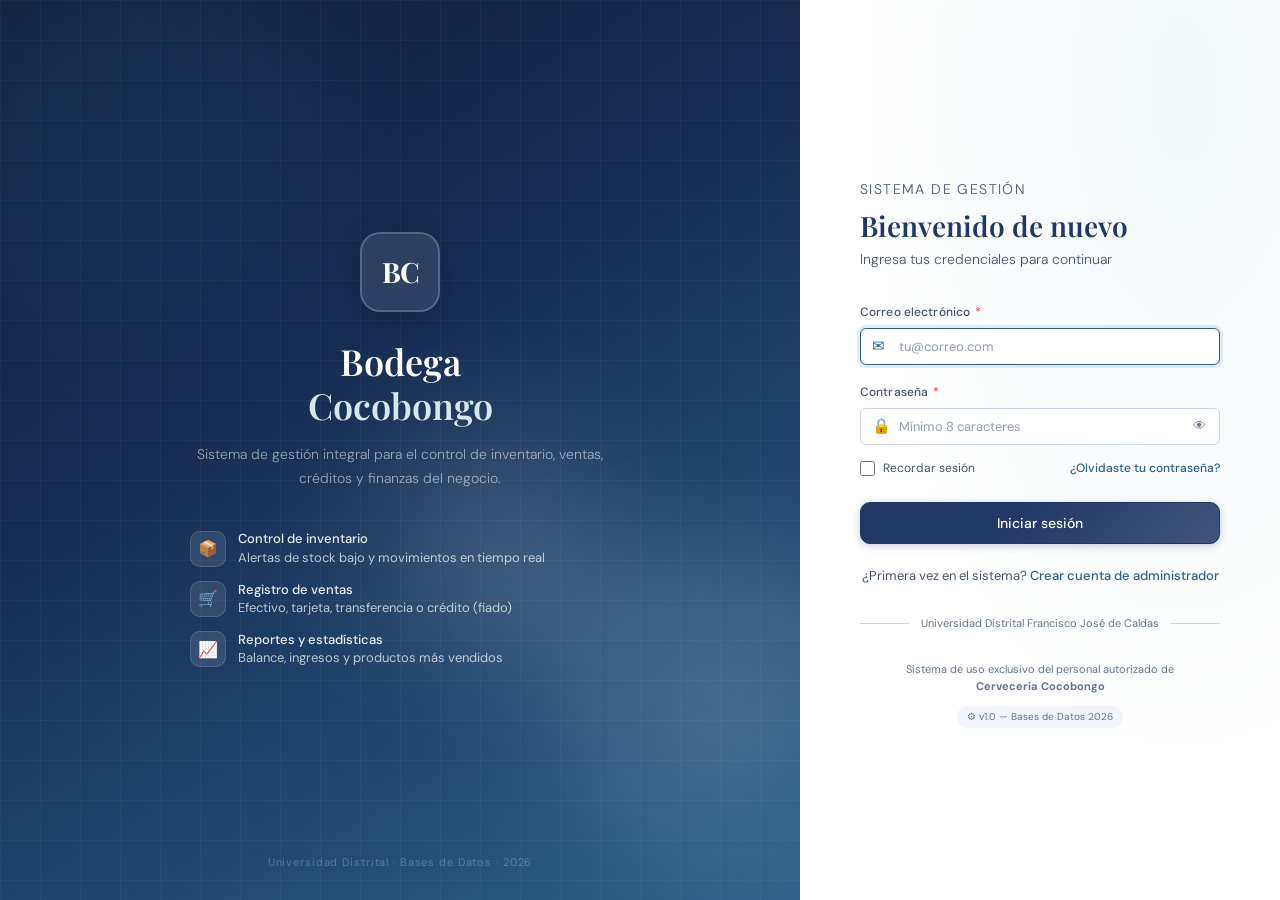
<file: pages/clientes.html>
<!DOCTYPE html>
<html lang="es">
<head>
  <meta charset="UTF-8"/>
  <meta name="viewport" content="width=device-width, initial-scale=1.0"/>
  <title>Clientes — Cocobongo</title>
  <link rel="preconnect" href="https://fonts.googleapis.com"/>
  <link rel="preconnect" href="https://fonts.gstatic.com" crossorigin/>
  <link href="https://fonts.googleapis.com/css2?family=Playfair+Display:wght@500;600;700&family=DM+Sans:ital,opsz,wght@0,9..40,300;0,9..40,400;0,9..40,500;0,9..40,600;1,9..40,300&display=swap" rel="stylesheet"/>
  <link rel="stylesheet" href="../css/global.css"/>
  <style>
    .skeleton-line {
      height: 14px; border-radius: 6px;
      background: linear-gradient(90deg, var(--gray-light) 25%, var(--gray-mid) 50%, var(--gray-light) 75%);
      background-size: 200% 100%; animation: shimmer 1.4s infinite;
    }
    @keyframes shimmer { 0%{background-position:200% 0} 100%{background-position:-200% 0} }
    @keyframes rowIn { from{opacity:0;transform:translateY(6px)} to{opacity:1;transform:none} }
    .row-fade-in { animation: rowIn .3s var(--ease) both; }
    .num-red { color: var(--red); font-weight: 600; }
    .num-green { color: var(--green); font-weight: 500; }
    .search-row {
      display: flex; gap: 10px; flex-wrap: wrap; align-items: center;
      margin-bottom: 16px; padding: 12px 16px;
      background: var(--white); border-radius: var(--radius-md);
      border: 1px solid rgba(203,213,225,.6); box-shadow: var(--shadow-xs);
    }
    .search-row .search-wrap { flex: 1; min-width: 220px; position: relative; }
    .search-row .search-icon {
      position: absolute; left: 11px; top: 50%; transform: translateY(-50%);
      color: var(--gray-text); pointer-events: none;
    }
    .search-row input { padding-left: 34px; }
    .metric-card-cli { border-top: 3px solid var(--navy); }
    .metric-card-cli.debt { border-top-color: var(--red); }
    #statement-panel { display: none; margin-top: 20px; }
    .statement-header {
      display: flex; justify-content: space-between; align-items: flex-start;
      flex-wrap: wrap; gap: 12px; margin-bottom: 16px;
    }
    .page-fade { opacity: 0; animation: fadeIn .4s var(--ease) .05s both; }
    @keyframes fadeIn { to { opacity: 1; } }
  </style>
</head>
<body>

<div id="toast-container" class="toast-container"></div>

<nav class="topbar">
  <div class="topbar-left">
    <div class="topbar-logo">CB</div>
    <div class="topbar-brand">
      <span class="topbar-brand-name">Cocobongo</span>
      <span class="topbar-brand-sub">Sistema de Gestión</span>
    </div>
  </div>
  <div class="topbar-right">
    <div class="topbar-user" id="topbar-user-chip">
      <div class="topbar-avatar" id="navbar-avatar">??</div>
      <div class="topbar-user-info">
        <div class="topbar-user-name" id="navbar-user-name">Cargando...</div>
        <span class="topbar-user-role" id="navbar-user-role">—</span>
      </div>
    </div>
    <button class="btn-logout" id="btn-logout">⏏ Salir</button>
  </div>
</nav>

<aside class="sidebar">
  <nav>
    <p class="sidebar-section-label">Principal</p>
    <a class="s-item" href="dashboard.html"><span class="s-icon">▦</span> Dashboard</a>
    <a class="s-item" href="ventas.html"><span class="s-icon">🛒</span> Ventas</a>
    <p class="sidebar-section-label" style="margin-top:4px">Gestión</p>
    <a class="s-item" href="inventario.html"><span class="s-icon">📦</span> Inventario</a>
    <a class="s-item active" href="clientes.html"><span class="s-icon">👥</span> Clientes</a>
    <a class="s-item" href="gastos.html"><span class="s-icon">💰</span> Gastos</a>
    <a class="s-item" href="reportes.html"><span class="s-icon">📈</span> Reportes</a>
    <div class="sidebar-sep"></div>
    <p class="sidebar-section-label">Administración</p>
    <a class="s-item" href="usuarios.html"><span class="s-icon">⚙</span> Usuarios</a>
    <a class="s-item" href="sucursales.html"><span class="s-icon">🏪</span> Sucursales</a>
  </nav>
  <div style="margin-top:auto;padding:16px 20px;border-top:1px solid rgba(255,255,255,.07)">
    <p style="font-size:10px;color:rgba(255,255,255,.25)">v1.0 — Bases de Datos 2026</p>
  </div>
</aside>

<div class="app-wrapper">
  <main class="main-content page-fade">

    <div class="page-header" style="display:flex;justify-content:space-between;flex-wrap:wrap;gap:12px">
      <div>
        <h1>Clientes y créditos</h1>
        <p>Ventas a crédito (fiado), saldos pendientes y abonos</p>
      </div>
      <button type="button" class="btn btn-primary" id="btn-new-client">+ Nuevo cliente</button>
    </div>

    <div class="metric-grid-3" style="margin-bottom:20px">
      <div class="card card-metric metric-card-cli">
        <span class="card-metric-label">Total clientes</span>
        <span class="card-metric-value" id="metric-total-clients">—</span>
      </div>
      <div class="card card-metric metric-card-cli debt">
        <span class="card-metric-label">Con saldo pendiente</span>
        <span class="card-metric-value" id="metric-with-debt" style="color:var(--red)">—</span>
      </div>
      <div class="card card-metric metric-card-cli debt">
        <span class="card-metric-label">Deuda total</span>
        <span class="card-metric-value" id="metric-total-debt" style="color:var(--red)">—</span>
      </div>
    </div>

    <div class="search-row">
      <div class="search-wrap">
        <span class="search-icon">🔍</span>
        <input class="form-control" id="search-clients" placeholder="Buscar por nombre, teléfono o correo..."/>
      </div>
      <label style="display:flex;align-items:center;gap:8px;font-size:13px;color:var(--text-sub);cursor:pointer">
        <input type="checkbox" id="filter-debt"/> Solo con deuda
      </label>
    </div>

    <div class="card">
      <div class="tbl-wrapper table-scroll">
        <table class="tbl">
          <thead>
            <tr>
              <th>Cliente</th>
              <th>Teléfono</th>
              <th class="text-right">Saldo pendiente</th>
              <th>Última compra</th>
              <th>Estado</th>
              <th>Acciones</th>
            </tr>
          </thead>
          <tbody id="clients-tbody"></tbody>
        </table>
      </div>
      <div id="clients-empty" class="empty-state" style="display:none">
        <div class="empty-icon">👥</div>
        <p>No hay clientes que coincidan con la búsqueda.</p>
      </div>
    </div>

    <div class="card" id="statement-panel">
      <div class="statement-header">
        <div>
          <p style="font-size:12px;color:var(--text-sub);margin-bottom:4px">Estado de cuenta</p>
          <h2 style="font-family:var(--font-display);font-size:20px;color:var(--navy)" id="statement-client-name">—</h2>
        </div>
        <div style="text-align:right">
          <p style="font-size:11px;color:var(--text-sub)">Saldo pendiente</p>
          <p style="font-size:22px;font-weight:600" id="statement-balance">$0</p>
        </div>
      </div>
      <div class="tbl-wrapper table-scroll" style="margin-bottom:14px">
        <table class="tbl">
          <thead>
            <tr>
              <th>Fecha</th>
              <th>Tipo</th>
              <th class="text-right">Monto</th>
              <th class="text-right">Saldo resultante</th>
            </tr>
          </thead>
          <tbody id="statement-tbody"></tbody>
        </table>
      </div>
      <div style="display:flex;gap:8px;justify-content:flex-end">
        <button type="button" class="btn btn-secondary" onclick="Clientes.closeStatement()">Cerrar</button>
        <button type="button" class="btn btn-primary" id="btn-register-payment" onclick="Clientes.openPaymentModal()">+ Registrar abono</button>
      </div>
    </div>

  </main>
</div>

<!-- Modal nuevo cliente -->
<div class="modal-overlay" id="modal-client">
  <div class="modal" style="max-width:440px">
    <div class="modal-header">
      <h2 class="modal-title" id="modal-client-title">Nuevo cliente</h2>
      <button type="button" class="modal-close" onclick="document.getElementById('modal-client').classList.remove('open')">✕</button>
    </div>
    <div class="modal-body">
      <form id="client-form">
        <div class="form-group">
          <label class="form-label" for="form-client-name">Nombre <span class="required">*</span></label>
          <input class="form-control" id="form-client-name" type="text" placeholder="Nombre completo"/>
          <p class="form-error" id="form-client-name-error"><span>⚠</span><span class="err-text"></span></p>
        </div>
        <div class="form-group">
          <label class="form-label" for="form-client-phone">Teléfono</label>
          <input class="form-control" id="form-client-phone" type="tel" placeholder="300 123 4567"/>
        </div>
        <div class="form-group mb-0">
          <label class="form-label" for="form-client-email">Correo</label>
          <input class="form-control" id="form-client-email" type="email" placeholder="correo@ejemplo.com"/>
        </div>
      </form>
    </div>
    <div class="modal-footer">
      <button type="button" class="btn btn-secondary" onclick="document.getElementById('modal-client').classList.remove('open')">Cancelar</button>
      <button type="button" class="btn btn-primary" id="btn-save-client">Guardar cliente</button>
    </div>
  </div>
</div>

<!-- Modal abono -->
<div class="modal-overlay" id="modal-payment">
  <div class="modal" style="max-width:400px">
    <div class="modal-header">
      <h2 class="modal-title">Registrar abono</h2>
      <button type="button" class="modal-close" onclick="document.getElementById('modal-payment').classList.remove('open')">✕</button>
    </div>
    <div class="modal-body">
      <p style="font-size:13px;color:var(--text-sub);margin-bottom:12px">
        Cliente: <strong id="payment-client-name"></strong><br/>
        Saldo actual: <strong id="payment-balance" style="color:var(--red)"></strong>
      </p>
      <form id="payment-form">
        <div class="form-group">
          <label class="form-label" for="form-payment-amount">Monto del abono <span class="required">*</span></label>
          <input class="form-control" id="form-payment-amount" type="number" min="1" step="100" placeholder="0"/>
          <p class="form-error" id="form-payment-amount-error"><span>⚠</span><span class="err-text"></span></p>
        </div>
        <div class="form-group mb-0">
          <label class="form-label" for="form-payment-notes">Observaciones</label>
          <textarea class="form-control" id="form-payment-notes" rows="2" placeholder="Opcional" style="resize:none"></textarea>
        </div>
      </form>
    </div>
    <div class="modal-footer">
      <button type="button" class="btn btn-secondary" onclick="document.getElementById('modal-payment').classList.remove('open')">Cancelar</button>
      <button type="button" class="btn btn-success" id="btn-save-payment">Registrar abono</button>
    </div>
  </div>
</div>

<div class="modal-overlay" id="modal-logout">
  <div class="modal" style="max-width:380px">
    <div class="modal-header">
      <h2 class="modal-title">Cerrar sesión</h2>
      <button type="button" class="modal-close" onclick="document.getElementById('modal-logout').classList.remove('open')">✕</button>
    </div>
    <div class="modal-body"><p style="font-size:13px;color:var(--text-sub)">¿Deseas cerrar tu sesión?</p></div>
    <div class="modal-footer">
      <button type="button" class="btn btn-secondary" onclick="document.getElementById('modal-logout').classList.remove('open')">Cancelar</button>
      <button type="button" class="btn btn-danger" id="confirm-logout">Sí, salir</button>
    </div>
  </div>
</div>

<script>window.CBC_API_ORIGIN = window.CBC_API_ORIGIN || 'http://localhost:8082';</script>
<script src="../js/api.js"></script>
<script src="../js/auth.js"></script>
<script src="../js/layout.js"></script>

<script src="../js/validaciones.js"></script>
<script src="../js/clientes.js"></script>
<script src="../js/menu.js"></script>
<script>
  Auth.guardPage({ allowedRoles: ['ADMIN'] }).then((user) => {
    if (!user) return;
    UI.renderNavbarUser();
    if (window.UserMenu) UserMenu.renderUserDropdown();
    document.getElementById('btn-logout').addEventListener('click', () => document.getElementById('modal-logout').classList.add('open'));
    document.getElementById('confirm-logout').addEventListener('click', () => Auth.logout());
    Clientes.init();
  });
</script>

</body>
</html>
</file>
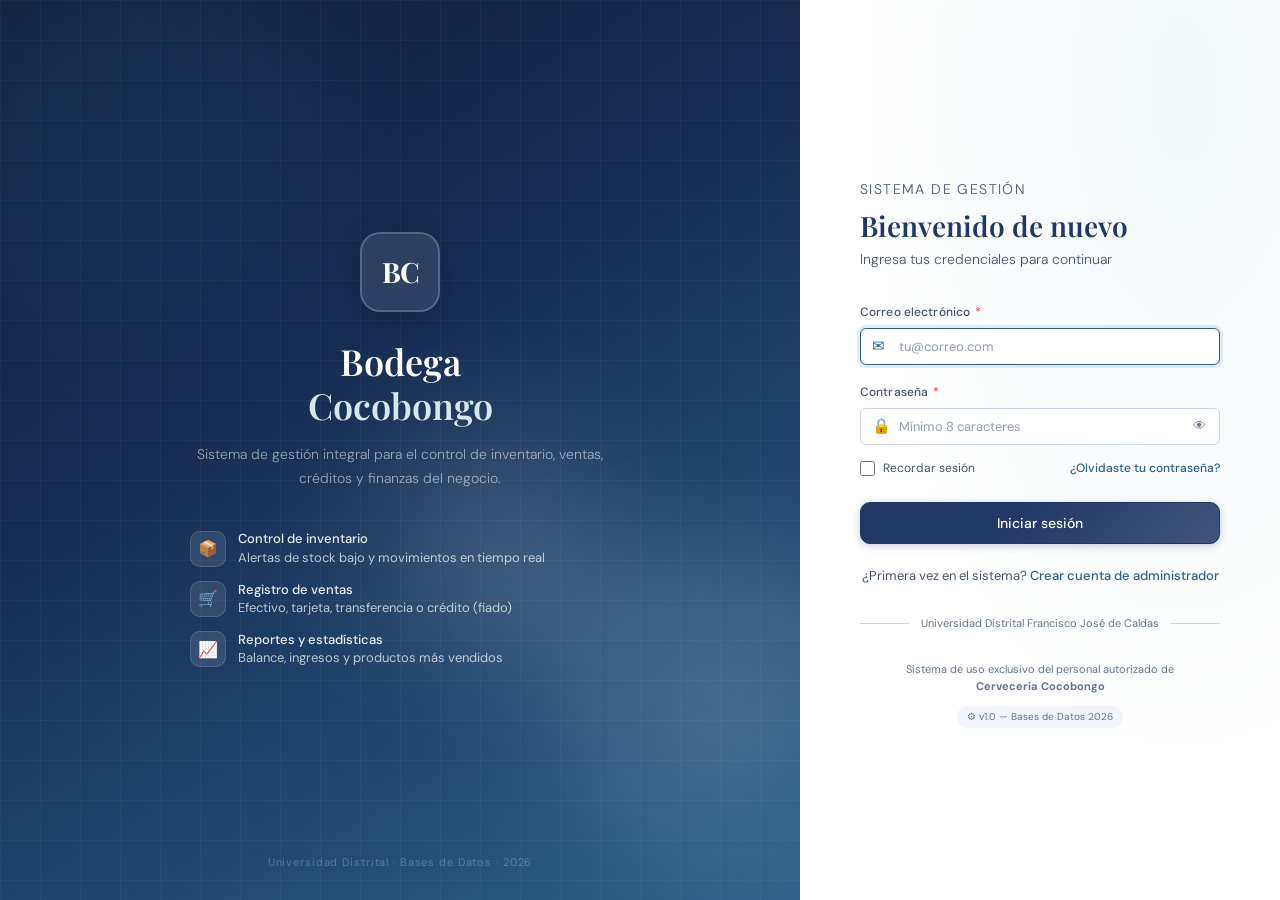
<file: pages/dashboard.html>
<!DOCTYPE html>
<html lang="es">
<head>
  <meta charset="UTF-8"/>
  <meta name="viewport" content="width=device-width, initial-scale=1.0"/>
  <title>Dashboard — Cocobongo</title>

  <link rel="preconnect" href="https://fonts.googleapis.com"/>
  <link rel="preconnect" href="https://fonts.gstatic.com" crossorigin/>
  <link href="https://fonts.googleapis.com/css2?family=Playfair+Display:wght@500;600;700&family=DM+Sans:ital,opsz,wght@0,9..40,300;0,9..40,400;0,9..40,500;0,9..40,600;1,9..40,300&display=swap" rel="stylesheet"/>
  <link rel="stylesheet" href="../css/global.css"/>

  <style>
    /* Estilos específicos para el mensaje de bienvenida */
    .welcome-message {
      display: flex;
      flex-direction: column;
      align-items: center;
      justify-content: center;
      min-height: 70vh;
      text-align: center;
      padding: 2rem;
    }

    .welcome-card {
      max-width: 600px;
      margin: 0 auto;
      background: var(--card-bg, #ffffff);
      border-radius: 24px;
      padding: 3rem 2rem;
      box-shadow: 0 20px 35px -12px rgba(0, 0, 0, 0.1);
      border: 1px solid var(--border, #e9ecef);
    }

    .welcome-icon {
      font-size: 64px;
      margin-bottom: 1.5rem;
    }

    .welcome-title {
      font-size: 2rem;
      font-weight: 700;
      margin-bottom: 1rem;
      color: var(--text-primary, #1a2c3e);
      font-family: 'Playfair Display', serif;
    }

    .welcome-subtitle {
      font-size: 1.1rem;
      color: var(--text-sub, #6c757d);
      margin-bottom: 2rem;
      line-height: 1.5;
    }

    .quick-links {
      display: flex;
      gap: 1rem;
      justify-content: center;
      flex-wrap: wrap;
      margin-top: 1rem;
    }

    .quick-link {
      display: inline-flex;
      align-items: center;
      gap: 0.5rem;
      padding: 0.75rem 1.5rem;
      background: var(--blue, #2c5f8a);
      color: white;
      text-decoration: none;
      border-radius: 12px;
      font-weight: 500;
      transition: all 0.2s ease;
    }

    .quick-link:hover {
      background: var(--blue-dark, #1e4668);
      transform: translateY(-2px);
    }

    .quick-link-secondary {
      background: var(--gray-200, #e9ecef);
      color: var(--text-primary, #1a2c3e);
    }

    .quick-link-secondary:hover {
      background: var(--gray-300, #dee2e6);
    }
  </style>
</head>

<body>

<div class="app-wrapper">
  <main class="main-content">

    <!-- Mensaje de bienvenida centrado -->
    <div class="welcome-message">
      <div class="welcome-card">
        <div class="welcome-icon">
          🍺
        </div>
        <h1 class="welcome-title">
          ¡Bienvenido a Cocobongo!
        </h1>
        <p class="welcome-subtitle">
          Sistema de gestión cervecera<br>
          Selecciona una opción del menú para comenzar
        </p>
        
        <div class="quick-links">
          <a href="ventas.html" class="quick-link">
            🛒 Nueva venta
          </a>
          <a href="inventario.html" class="quick-link quick-link-secondary">
            📦 Inventario
          </a>
          <a href="reportes.html" class="quick-link quick-link-secondary">
            📊 Reportes
          </a>
          <a href="clientes.html" class="quick-link quick-link-secondary">
            👥 Clientes
          </a>
        </div>
      </div>
    </div>

  </main>
</div>

<script>
  window.CBC_API_ORIGIN = window.CBC_API_ORIGIN || 'http://localhost:8082';
</script>

<script src="../js/api.js"></script>
<script src="../js/auth.js"></script>
<script src="../js/layout.js"></script>
<script src="../js/menu.js"></script>
<!-- NOTA: Ya no se carga dashboard.js porque no hay funcionalidad que inicializar -->
<script>
  // Inicializar solo el layout y el menú, sin cargar datos del dashboard
  Layout.init({ allowedRoles: ['ADMIN'] }).then((ok) => {
    if (ok) {
      // Dashboard ya no tiene init, solo mostramos el mensaje
      console.log('Dashboard cargado - modo bienvenida');
    }
  });
</script>

</body>
</html>
</file>
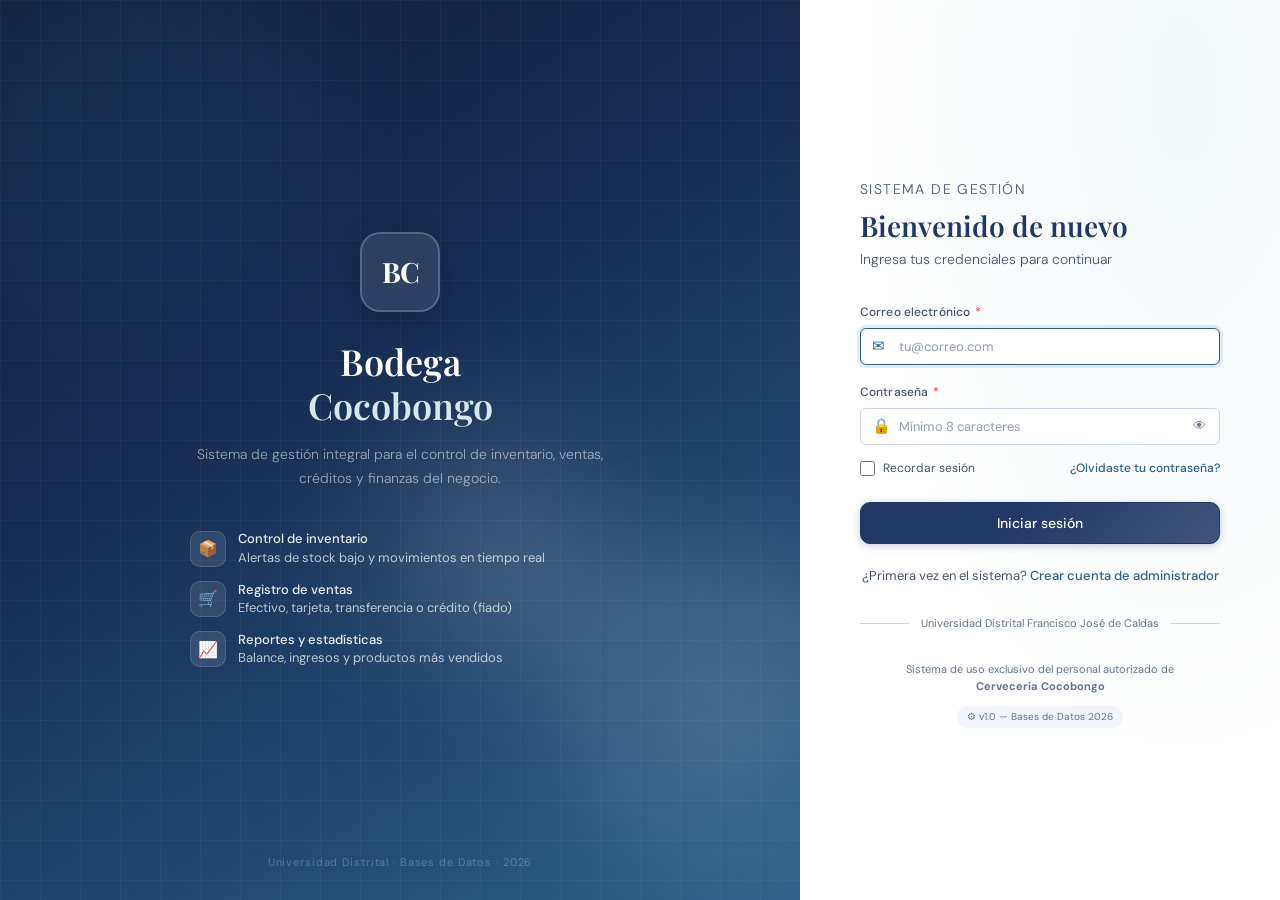
<file: pages/gastos.html>
<!DOCTYPE html>
<html lang="es">
<head>
  <meta charset="UTF-8"/>
  <meta name="viewport" content="width=device-width, initial-scale=1.0"/>
  <title>Gastos — Cocobongo</title>
  <link rel="preconnect" href="https://fonts.googleapis.com"/>
  <link rel="preconnect" href="https://fonts.gstatic.com" crossorigin/>
  <link href="https://fonts.googleapis.com/css2?family=Playfair+Display:wght@500;600;700&family=DM+Sans:ital,opsz,wght@0,9..40,300;0,9..40,400;0,9..40,500;0,9..40,600;1,9..40,300&display=swap" rel="stylesheet"/>
  <link rel="stylesheet" href="../css/global.css"/>
  <style>
    .filters-grid {
      display: grid;
      grid-template-columns: repeat(auto-fit, minmax(180px, 1fr));
      gap: 12px;
      align-items: end;
    }
    .mb-0 { margin-bottom: 0; }
    
    /* Estilos para el selector de moneda y preview */
    #gasto-currency {
      min-width: 160px;
    }
    
    #gasto-amount-preview {
      display: none;
      font-size: 11px;
      color: var(--text-sub);
      margin-top: 4px;
      background: var(--gray-light);
      padding: 4px 8px;
      border-radius: var(--radius-sm);
    }
    
    #gastos-rate-info {
      font-size: 12px;
      color: var(--text-sub);
      background: var(--blue-pale);
      padding: 6px 10px;
      border-radius: var(--radius-sm);
      margin-bottom: 12px;
      border-left: 3px solid var(--blue-mid);
    }
    
    .currency-group {
      display: flex;
      flex-direction: column;
    }
    
    .currency-row {
      display: flex;
      gap: 10px;
      align-items: flex-start;
      flex-wrap: wrap;
    }
  </style>
</head>
<body>
 
<div class="app-wrapper">
  <main class="main-content page-fade">
 
    <div class="page-header" style="display:flex;align-items:flex-start;justify-content:space-between;flex-wrap:wrap;gap:12px">
      <div>
        <h1>Gestión de gastos</h1>
        <p>Registrar y consultar egresos operativos por tipo y sucursal.</p>
      </div>
    </div>
 
    <!-- ===== Formulario ===== -->
    <div class="card" style="margin-bottom:18px">
      <div class="card-header-row">
        <h2>Registrar gasto</h2>
        <span class="badge badge-blue">ADMIN</span>
      </div>
 
      <!-- Info tasa -->
      <div id="gastos-rate-info">💱 Cargando tasa de cambio...</div>
 
      <form id="gastos-form" novalidate autocomplete="off">
        <div class="form-grid-3">
 
          <!-- type -->
          <div class="form-group">
            <label class="form-label" for="gasto-tipo">Tipo de gasto <span class="required">*</span></label>
            <select class="form-control" id="gasto-tipo">
              <option value="">Selecciona tipo</option>
              <option value="PERSONAL">Personal</option>
              <option value="MAINTENANCE">Mantenimiento</option>
              <option value="RENT">Arriendo</option>
              <option value="SERVICES">Servicios</option>
              <option value="EMPLOYEE">Empleados</option>
              <option value="OTHER">Otros</option>
            </select>
            <p class="form-error" id="gasto-tipo-error"><span>⚠</span> <span class="err-text"></span></p>
          </div>
 
          <!-- total -->
          <div class="form-group">
            <label class="form-label" for="gasto-total">Monto <span class="required">*</span></label>
            <div class="currency-row">
              <input class="form-control" type="number" id="gasto-total" min="1" step="100" placeholder="0" style="flex:1"/>
              <!-- Selector moneda -->
              <select id="gasto-currency" class="form-control">
                <option value="USD">USD — Dólares</option>
                <option value="VES">VES — Bolívares</option>
              </select>
            </div>
            <!-- Preview equivalente -->
            <span id="gasto-amount-preview" style="display:none;font-size:11px;color:var(--text-sub)"></span>
            <p class="form-error" id="gasto-total-error"><span>⚠</span> <span class="err-text"></span></p>
          </div>
 
          <!-- date: solo DATE (YYYY-MM-DD), la BD no acepta timestamp -->
          <div class="form-group">
            <label class="form-label" for="gasto-date">Fecha <span class="required">*</span></label>
            <input class="form-control" type="date" id="gasto-date"/>
            <p class="form-error" id="gasto-date-error"><span>&#9888;</span> <span class="err-text"></span></p>
          </div>
 
        </div>
 
        <!-- description -->
        <div class="form-group">
          <label class="form-label" for="gasto-description">Descripción</label>
          <input class="form-control" type="text" id="gasto-description" placeholder="Detalle del gasto (opcional)"/>
        </div>
 
        <!-- idBranch -->
        <div class="form-group">
          <label class="form-label" for="gasto-idBranch">Sucursal <span class="required">*</span></label>
          <select class="form-control" id="gasto-idBranch">
            <option value="">Cargando sucursales...</option>
          </select>
          <p class="form-error" id="gasto-idBranch-error"><span>⚠</span> <span class="err-text"></span></p>
        </div>

        
 
        <div style="display:flex;justify-content:flex-end;gap:10px;flex-wrap:wrap">
          <button type="button" class="btn btn-secondary" id="btn-clear-gasto">Limpiar</button>
          <button type="submit" class="btn btn-primary" id="btn-submit-gasto">Registrar gasto</button>
        </div>
      </form>
    </div>
 
    <!-- ===== Filtros + Tabla ===== -->
    <div class="card">
      <div class="card-header-row">
        <h2>Listado de gastos</h2>
        <div style="display:flex;gap:8px;align-items:center">
          <span class="badge badge-gray" id="gastos-total">—</span>
          <span class="badge badge-green" id="gastos-sum">Total: $0</span>
        </div>
      </div>
 
      <form id="gastos-filtros" class="filters-grid" style="margin-bottom:16px">
 
        <div class="form-group mb-0">
          <label class="form-label" for="filtro-type">Tipo</label>
          <select class="form-control" id="filtro-type">
            <option value="">Todos</option>
            <option value="PERSONAL">Personal</option>
            <option value="MAINTENANCE">Mantenimiento</option>
            <option value="RENT">Arriendo</option>
            <option value="SERVICES">Servicios</option>
            <option value="EMPLOYEE">Empleados</option>
            <option value="OTHER">Otros</option>
          </select>
        </div>
 
        <div class="form-group mb-0">
          <label class="form-label" for="filtro-dateFrom">Desde</label>
          <input class="form-control" type="date" id="filtro-dateFrom"/>
        </div>
 
        <div class="form-group mb-0">
          <label class="form-label" for="filtro-dateTo">Hasta</label>
          <input class="form-control" type="date" id="filtro-dateTo"/>
        </div>
 
        <div class="form-group mb-0">
          <label class="form-label" for="filtro-idBranch">Sucursal</label>
          <select class="form-control" id="filtro-idBranch">
            <option value="">Todas</option>
          </select>
        </div>
 
        <div class="form-group mb-0" style="grid-column: 1 / -1">
          <div style="display:flex;justify-content:flex-end;gap:10px;flex-wrap:wrap">
            <button type="button" class="btn btn-secondary" id="btn-reset-filtros">Limpiar filtros</button>
            <button type="submit" class="btn btn-primary">Aplicar filtros</button>
          </div>
        </div>
      </form>
 
      <!-- Loading -->
      <div class="section-loading" id="gastos-loading" style="display:none">
        <span class="spinner spinner-dark"></span>
        <span>Cargando gastos...</span>
      </div>
 
      <!-- Tabla -->
      <div class="tbl-wrapper" id="gastos-table-wrap" style="display:none">
        <table class="tbl">
          <thead>
            <tr>
              <th>#</th>
              <th>Fecha</th>
              <th>Tipo</th>
              <th>Descripción</th>
              <th class="text-right">Monto</th>
              <th>Sucursal</th>
              <th>Usuario</th>
            </tr>
          </thead>
          <tbody id="gastos-body"></tbody>
        </table>
      </div>
 
      <!-- Vacío -->
      <div class="empty-state" id="gastos-empty" style="display:none">
        <div class="empty-icon">💰</div>
        <h3>No hay gastos</h3>
        <p>No se encontraron registros con los filtros actuales.</p>
      </div>
 
    </div>
  </main>
</div>
 
<script>window.CBC_API_ORIGIN = window.CBC_API_ORIGIN || 'http://localhost:8082';</script>
<script src="../js/api.js"></script>
<script src="../js/auth.js"></script>
<script src="../js/layout.js"></script>
<script src="../js/validaciones.js"></script>
<script src="../js/menu.js"></script>
<script src="../js/gastos.js"></script>
<script>
  Layout.init({ allowedRoles: ['ADMIN'] }).then(ok => {
    if (ok) Gastos.init();
  });
</script>
 
</body>
</html>
</file>
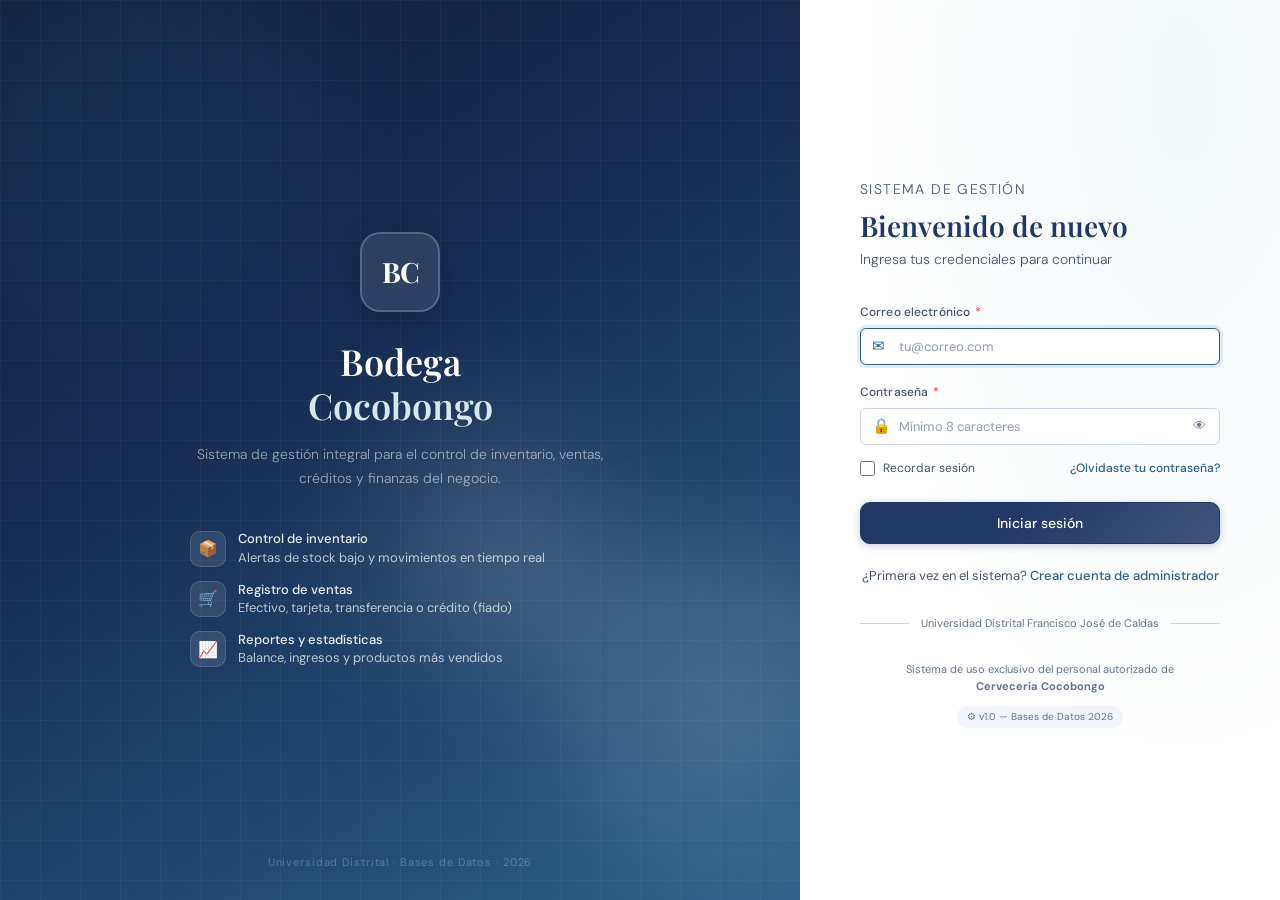
<file: pages/inventario.html>
<!DOCTYPE html>
<html lang="es">
<head>
  <meta charset="UTF-8"/>
  <meta name="viewport" content="width=device-width, initial-scale=1.0"/>
  <title>Inventario — Cocobongo</title>
  <link rel="preconnect" href="https://fonts.googleapis.com"/>
  <link rel="preconnect" href="https://fonts.gstatic.com" crossorigin/>
  <link href="https://fonts.googleapis.com/css2?family=Playfair+Display:wght@500;600;700&family=DM+Sans:ital,opsz,wght@0,9..40,300;0,9..40,400;0,9..40,500;0,9..40,600;1,9..40,300&display=swap" rel="stylesheet"/>
  <link rel="stylesheet" href="../css/global.css"/>
  <style>
    /* ============================================================
      INVENTARIO — Estilos específicos
      ============================================================ */

    /* ---- Skeleton loader ---- */
    .skeleton-line {
      height: 14px;
      border-radius: 6px;
      background: linear-gradient(90deg, var(--gray-light) 25%, var(--gray-mid) 50%, var(--gray-light) 75%);
      background-size: 200% 100%;
      animation: shimmer 1.4s infinite;
    }
    @keyframes shimmer {
      0%   { background-position: 200% 0; }
      100% { background-position: -200% 0; }
    }

    /* ---- Row animation ---- */
    @keyframes rowIn {
      from { opacity: 0; transform: translateY(6px); }
      to   { opacity: 1; transform: none; }
    }
    .row-fade-in {
      animation: rowIn .3s var(--ease) both;
    }

    /* ---- Product code chip ---- */
    code.product-code {
      font-family: 'Courier New', monospace;
      font-size: 11px;
      background: var(--gray-light);
      color: var(--blue-mid);
      padding: 2px 7px;
      border-radius: 4px;
      border: 1px solid var(--gray-mid);
      letter-spacing: .03em;
    }

    /* ---- Stock display ---- */
    .stock-display {
      display: flex;
      align-items: baseline;
      gap: 5px;
      flex-wrap: wrap;
    }
    .stock-num {
      font-family: 'Playfair Display', serif;
      font-size: 17px;
      font-weight: 600;
      line-height: 1;
    }
    .num-green { color: var(--green); }
    .num-amber { color: var(--amber); }
    .num-red   { color: var(--red);   }

    .stock-min-label {
      font-size: 10px;
      color: var(--gray-text);
    }

    .stock-bar-wrap {
      width: 100%;
      height: 3px;
      background: var(--gray-light);
      border-radius: 2px;
      overflow: hidden;
      margin-top: 2px;
    }

    .stock-bar-fill {
      height: 100%;
      border-radius: 2px;
      transition: width .6s var(--ease);
    }

    /* ---- Row actions ---- */
    .row-actions {
      display: flex;
      gap: 5px;
      align-items: center;
      opacity: 0;
      transition: opacity .15s;
    }
    tr:hover .row-actions { opacity: 1; }

    /* ---- Mono numbers ---- */
    .mono { font-family: 'Courier New', monospace; font-size: 12px; }

    /* ---- Empty state ---- */
    .empty-state {
      display: none;
      flex-direction: column;
      align-items: center;
      justify-content: center;
      padding: 60px 24px;
      gap: 12px;
      text-align: center;
    }
    .empty-icon {
      font-size: 48px;
      opacity: .3;
    }
    .empty-state h3 {
      font-family: var(--font-display);
      font-size: 18px;
      color: var(--text-sub);
    }
    .empty-state p {
      font-size: 13px;
      color: var(--gray-text);
    }

    /* ---- Field disabled state ---- */
    .field-disabled {
      opacity: .45;
      pointer-events: none;
    }

    /* ---- Modal tabs (crear producto: sección precio) ---- */
    .form-section-title {
      font-size: 11px;
      font-weight: 600;
      letter-spacing: .08em;
      text-transform: uppercase;
      color: var(--blue-mid);
      padding: 14px 0 6px;
      border-top: 1px dashed var(--gray-mid);
      margin-top: 4px;
    }

    /* ---- Nota tipo producto ---- */
    .field-nota {
      display: none;
      font-size: 11px;
      color: var(--blue-mid);
      background: var(--blue-pale);
      padding: 6px 10px;
      border-radius: var(--radius-sm);
      margin-top: 4px;
      border-left: 3px solid var(--blue-mid);
    }

    /* ---- Entrada modal stock preview ---- */
    .entrada-preview {
      background: var(--off-white);
      border: 1px solid var(--gray-mid);
      border-radius: var(--radius-md);
      padding: 14px 16px;
      margin-bottom: 16px;
      display: flex;
      align-items: center;
      justify-content: space-between;
    }

    .entrada-preview-name {
      font-weight: 500;
      color: var(--text-main);
      font-size: 14px;
    }

    .entrada-preview-stock {
      text-align: right;
    }

    .entrada-preview-stock .lbl {
      font-size: 10px;
      color: var(--gray-text);
      text-transform: uppercase;
      letter-spacing: .05em;
    }

    .entrada-preview-stock .val {
      font-family: var(--font-display);
      font-size: 20px;
      font-weight: 600;
      color: var(--navy);
    }

    /* ---- Metric cards hover ---- */
    .metric-card-inv {
      border-top: 3px solid var(--navy);
      cursor: default;
      transition: transform .2s var(--ease), box-shadow .2s var(--ease);
    }
    .metric-card-inv:hover {
      transform: translateY(-3px);
      box-shadow: var(--shadow-md);
    }
    .metric-card-inv.red-border   { border-top-color: var(--red);   }
    .metric-card-inv.amber-border { border-top-color: var(--amber); }
    .metric-card-inv.green-border { border-top-color: var(--green); }

    /* ---- Filter row ---- */
    .filter-row {
      display: flex;
      gap: 10px;
      align-items: center;
      flex-wrap: wrap;
      margin-bottom: 16px;
      background: var(--white);
      padding: 12px 16px;
      border-radius: var(--radius-md);
      border: 1px solid rgba(203,213,225,.6);
      box-shadow: var(--shadow-xs);
    }

    .filter-row .form-control,
    .filter-row select {
      font-size: 13px;
    }

    .search-wrap {
      position: relative;
      flex: 1;
      min-width: 220px;
    }

    .search-wrap .search-icon {
      position: absolute;
      left: 11px;
      top: 50%;
      transform: translateY(-50%);
      color: var(--gray-text);
      pointer-events: none;
      font-size: 14px;
    }

    .search-wrap input {
      padding-left: 34px;
    }

    /* ---- Table wrapper scrollable ---- */
    .table-scroll {
      overflow-x: auto;
    }

    /* ---- Delete modal warning ---- */
    .delete-warning {
      display: flex;
      align-items: flex-start;
      gap: 14px;
      padding: 16px;
      background: var(--red-bg);
      border-radius: var(--radius-md);
      border: 1px solid rgba(231,76,60,.2);
      margin-bottom: 12px;
    }

    .delete-warning-icon {
      font-size: 28px;
      flex-shrink: 0;
    }

    /* ---- Form grid ---- */
    .form-grid-2 {
      display: grid;
      grid-template-columns: 1fr 1fr;
      gap: 0 14px;
    }

    .form-grid-3 {
      display: grid;
      grid-template-columns: 1fr 1fr 1fr;
      gap: 0 12px;
    }

    /* ---- Page fade-in ---- */
    .page-fade {
      opacity: 0;
      animation: fadeIn .4s var(--ease) .05s both;
    }
    @keyframes fadeIn {
      to { opacity: 1; }
    }

    /* ---- Currency toggle buttons ---- */
    .cur-btn {
      padding: 5px 12px;
      border: 1px solid var(--gray-mid);
      background: var(--white);
      color: var(--text-sub);
      font-size: 12px;
      font-weight: 500;
      border-radius: var(--radius-sm);
      cursor: pointer;
      transition: all 0.2s ease;
      margin-right: 4px;
    }
    .cur-btn.active {
      background: var(--navy);
      color: var(--white);
      border-color: var(--navy);
    }
    .cur-btn:hover:not(.active) {
      background: var(--gray-light);
    }

    /* ---- Price suggested ---- */
    #price-ves-suggested {
      font-size: 11px;
      color: var(--blue-mid);
      margin-top: 4px;
      background: var(--blue-pale);
      padding: 4px 8px;
      border-radius: var(--radius-sm);
      border-left: 3px solid var(--blue-mid);
    }

    /* ---- Rate widget ---- */
    #inv-rate-widget {
      display: flex;
      align-items: center;
      gap: 8px;
      padding: 8px 14px;
      background: var(--white);
      border: 1px solid rgba(203,213,225,.6);
      border-radius: var(--radius-md);
      margin-bottom: 16px;
      font-size: 13px;
      color: var(--text-main);
      box-shadow: var(--shadow-xs);
    }
    #inv-rate-widget .rate-label {
      font-weight: 500;
      color: var(--text-sub);
    }
    #inv-rate-widget .rate-value {
      font-family: 'Courier New', monospace;
      font-weight: 700;
      color: var(--navy);
      font-size: 16px;
    }
    #inv-rate-widget .rate-date {
      font-size: 10px;
      color: var(--gray-text);
      margin-left: auto;
    }

    /* Responsive */
    @media (max-width: 900px) {
      .form-grid-2, .form-grid-3 { grid-template-columns: 1fr; }
      .metric-grid-3 { grid-template-columns: 1fr 1fr; }
      .filter-row { flex-direction: column; align-items: stretch; }
      .search-wrap { min-width: unset; }
    }
  </style>
</head>
<body>

<!-- ====== TOASTS ====== -->
<div id="toast-container" class="toast-container"></div>

<!-- ====== TOPBAR ====== -->
<nav class="topbar">
  <div class="topbar-left">
    <div class="topbar-logo">CB</div>
    <div class="topbar-brand">
      <span class="topbar-brand-name">Cocobongo</span>
      <span class="topbar-brand-sub">Sistema de Gestión</span>
    </div>
  </div>
  <div class="topbar-right">
    <div class="topbar-notif" title="Notificaciones">
      🔔<span class="notif-dot" id="notif-dot" style="display:none"></span>
    </div>
    <div class="topbar-user">
      <div class="topbar-avatar" id="navbar-avatar">??</div>
      <div class="topbar-user-info">
        <div class="topbar-user-name" id="navbar-user-name">Cargando...</div>
        <span class="topbar-user-role" id="navbar-user-role">—</span>
      </div>
    </div>
    <button class="btn-logout" id="btn-logout">⏏ Salir</button>
  </div>
</nav>

<!-- ====== SIDEBAR ====== -->
<aside class="sidebar">
  <nav>
    <p class="sidebar-section-label">Principal</p>
    <a class="s-item" href="dashboard.html"><span class="s-icon">▦</span> Dashboard</a>
    <a class="s-item" href="ventas.html"><span class="s-icon">🛒</span> Ventas</a>

    <p class="sidebar-section-label" style="margin-top:4px">Gestión</p>
    <a class="s-item active" href="inventario.html">
      <span class="s-icon">📦</span> Inventario
      <span class="s-badge" id="badge-stock" style="display:none">!</span>
    </a>
    <a class="s-item" href="clientes.html"><span class="s-icon">👥</span> Clientes</a>
    <a class="s-item" href="gastos.html"><span class="s-icon">💰</span> Gastos</a>
    <a class="s-item" href="reportes.html"><span class="s-icon">📈</span> Reportes</a>

    <div class="sidebar-sep"></div>
    <p class="sidebar-section-label">Administración</p>
    <a class="s-item" href="usuarios.html"><span class="s-icon">⚙</span> Usuarios</a>
    <a class="s-item" href="sucursales.html"><span class="s-icon">🏪</span> Sucursales</a>
  </nav>
  <div style="margin-top:auto;padding:16px 20px;border-top:1px solid rgba(255,255,255,.07)">
    <p style="font-size:10px;color:rgba(255,255,255,.25);line-height:1.5">v1.0 — Bases de Datos 2026</p>
  </div>
</aside>

<!-- ====== MAIN CONTENT ====== -->
<div class="app-wrapper">
  <main class="main-content page-fade">

    <!-- Page header -->
    <div class="page-header" style="display:flex;align-items:flex-start;justify-content:space-between;flex-wrap:wrap;gap:12px">
      <div>
        <h1>Inventario</h1>
        <p>Gestión de productos, stock por sucursal y entradas de mercancía</p>
      </div>
      <div style="display:flex;gap:8px;flex-wrap:wrap">
        <!-- Toggle vista -->
        <button id="btn-view-usd" class="cur-btn active">USD</button>
        <button id="btn-view-ves" class="cur-btn">VES</button>
        
        <button class="btn btn-secondary" onclick="Inventario.reload()" title="Recargar">
          ↻ Actualizar
        </button>
        <button class="btn btn-secondary" onclick="Inventario.openProveedores()">
          🏭 Proveedores
        </button>
        <button class="btn btn-primary" onclick="Inventario.openCreate()">
          + Nuevo producto
        </button>
      </div>
    </div>

    <!-- Alert stock bajo -->
    <div class="alert alert-warning" id="stock-global-alert" style="display:none">
      <span class="alert-icon">⚠</span>
      <span>
        <strong id="stock-alert-count">0 productos</strong> tienen stock por debajo del mínimo establecido.
        <a href="#" onclick="document.getElementById('filter-stock').value='low';document.getElementById('filter-stock').dispatchEvent(new Event('change'));return false;"
          style="color:inherit;font-weight:600;margin-left:6px;">Filtrar →</a>
      </span>
    </div>

    <!-- Widget tasa -->
    <div id="inv-rate-widget">
      <span class="rate-label">💱 Tasa de cambio:</span>
      <span class="rate-value" id="rate-value">Cargando...</span>
      <span class="rate-date" id="rate-date"></span>
    </div>

    <!-- Metric cards -->
    <div class="metric-grid-3" style="margin-bottom:20px">
      <div class="card card-metric metric-card-inv">
        <span class="card-metric-label">Total productos</span>
        <span class="card-metric-value" id="metric-total">—</span>
        <span class="card-metric-sub">en el sistema</span>
      </div>
      <div class="card card-metric metric-card-inv amber-border">
        <span class="card-metric-label">Stock bajo</span>
        <span class="card-metric-value" id="metric-low" style="color:var(--amber)">—</span>
        <span class="card-metric-sub">requieren reposición</span>
      </div>
      <div class="card card-metric metric-card-inv red-border">
        <span class="card-metric-label">Sin stock</span>
        <span class="card-metric-value" id="metric-empty" style="color:var(--red)">—</span>
        <span class="card-metric-sub">productos agotados</span>
      </div>
    </div>

    <!-- Filter row -->
    <div class="filter-row">
      <!-- Search -->
      <div class="search-wrap">
        <span class="search-icon">🔍</span>
        <input
          class="form-control"
          type="text"
          id="search-input"
          placeholder="Buscar por nombre, código o proveedor..."
          autocomplete="off"
        />
      </div>

      <!-- Sucursal -->
      <select class="form-control" id="filter-sucursal" style="width:180px">
        <option value="">Todas las sucursales</option>
      </select>

      <!-- Estado stock -->
      <select class="form-control" id="filter-stock" style="width:165px">
        <option value="">Todos los estados</option>
        <option value="ok">✓ Stock suficiente</option>
        <option value="low">⚠ Stock bajo</option>
        <option value="empty">✕ Sin stock</option>
      </select>

      <!-- Limpiar -->
      <button class="btn btn-secondary btn-sm" id="btn-clear-filters" title="Limpiar filtros">
        ✕ Limpiar
      </button>

      <!-- Contador -->
      <span style="margin-left:auto;font-size:12px;color:var(--gray-text);white-space:nowrap">
        <span id="count-label">cargando...</span>
      </span>
    </div>

    <!-- Tabla -->
    <div class="tbl-wrapper">
      <div class="table-scroll">
        <table class="tbl" id="products-table">
          <thead>
            <tr>
              <th>Código</th>
              <th>Producto</th>
              <th>Tipo</th>
              <th>Proveedor</th>
              <th class="text-right" id="th-cost">Costo</th>
              <th class="text-right" id="th-price">Precio venta</th>
              <th>Stock</th>
              <th>Sucursal</th>
              <th>Estado</th>
              <th>Acciones</th>
            </tr>
          </thead>
          <tbody id="products-tbody">
            <!-- Skeleton inicial -->
            <tr><td colspan="10"><div class="skeleton-line"></div></td></tr>
          </tbody>
        </table>

        <!-- Empty state -->
        <div class="empty-state" id="empty-state">
          <div class="empty-icon">📦</div>
          <h3>Sin productos</h3>
          <p>No hay productos que coincidan con los filtros aplicados.</p>
          <button class="btn btn-primary" onclick="Inventario.openCreate()">
            + Crear primer producto
          </button>
        </div>
      </div>
    </div>

  </main>
</div>


<!-- ================================================================
    MODAL: CREAR / EDITAR PRODUCTO
    ================================================================ -->
<div class="modal-overlay" id="modal-product">
  <div class="modal" style="max-width:580px">

    <div class="modal-header">
      <h2 class="modal-title" id="modal-product-title">Nuevo producto</h2>
      <button class="modal-close" onclick="document.getElementById('modal-product').classList.remove('open')">✕</button>
    </div>

    <div class="modal-body">
      <form id="product-form" novalidate autocomplete="off">

        <!-- Nombre -->
        <div class="form-group">
          <label class="form-label" for="form-name">Nombre del producto <span class="required">*</span></label>
          <input class="form-control" type="text" id="form-name"
                placeholder="Ej. Club Colombia 330ml"/>
          <p class="form-error" id="form-name-error"><span>⚠</span> <span class="err-text"></span></p>
        </div>

        <!-- Descripción -->
        <div class="form-group">
          <label class="form-label" for="form-description">Descripción</label>
          <input class="form-control" type="text" id="form-description"
                placeholder="Descripción opcional del producto"/>
        </div>

        <!-- Tipo + Proveedor -->
        <div class="form-grid-2">
          <div class="form-group">
            <label class="form-label" for="form-type">Tipo de producto <span class="required">*</span></label>
            <select class="form-control" id="form-type">
              <option value="RESALE">Reventa (comprado para vender)</option>
              <option value="SUPPLY">Insumo (materia prima)</option>
              <option value="MADE">Elaborado (producción propia)</option>
            </select>
          </div>
          <div class="form-group" id="proveedor-wrap">
            <label class="form-label" for="form-proveedor">Proveedor <span class="required">*</span></label>
            <select class="form-control" id="form-proveedor">
              <option value="">Selecciona proveedor</option>
            </select>
            <p class="form-error" id="form-proveedor-error"><span>⚠</span> <span class="err-text"></span></p>
            <p class="field-nota" id="proveedor-nota">Los productos elaborados no requieren proveedor externo.</p>
          </div>
        </div>

        <!-- Precios -->
        <p class="form-section-title">Precios</p>
        <div class="form-grid-2">
          <div class="form-group">
            <label class="form-label" for="form-cost">Precio de compra / costo <span class="required">*</span></label>
            <div class="input-wrapper">
              <span class="input-icon" style="font-style:normal;font-size:12px;font-weight:600">$</span>
              <input class="form-control" type="number" id="form-cost" min="0" step="100"
                    placeholder="0"/>
            </div>
            <p class="form-error" id="form-cost-error"><span>⚠</span> <span class="err-text"></span></p>
          </div>
          <div class="form-group">
            <label class="form-label" for="form-price">Precio de venta al público <span class="required">*</span></label>
            <div class="input-wrapper">
              <span class="input-icon" style="font-style:normal;font-size:12px;font-weight:600">$</span>
              <input class="form-control" type="number" id="form-price" min="0" step="100"
                    placeholder="0"/>
            </div>
            <p class="form-error" id="form-price-error"><span>⚠</span> <span class="err-text"></span></p>
          </div>
        </div>

        <!-- Precio en bolívares -->
        <div class="form-group">
          <label class="form-label" for="form-price-ves">Precio en bolívares</label>
          <input id="form-price-ves" type="number" class="form-control" placeholder="Precio en bolívares"/>
          <div id="price-ves-suggested"></div>
        </div>

        <!-- Sucursal + Stock mínimo -->
        <p class="form-section-title">Ubicación y stock</p>
        <div class="form-grid-2">
          <div class="form-group">
            <label class="form-label" for="form-sucursal">Sucursal <span class="required">*</span></label>
            <select class="form-control" id="form-sucursal">
              <option value="">Selecciona sucursal</option>
            </select>
            <p class="form-error" id="form-sucursal-error"><span>⚠</span> <span class="err-text"></span></p>
          </div>
          <div class="form-group">
            <label class="form-label" for="form-min-stock">
              Stock mínimo
              <span style="font-weight:300;font-size:10px;color:var(--gray-text)">&nbsp;(alerta automática)</span>
            </label>
            <input class="form-control" type="number" id="form-min-stock" min="0" value="0"
                  placeholder="0"/>
          </div>
        </div>

      </form>
    </div>

    <div class="modal-footer">
      <button class="btn btn-secondary"
              onclick="document.getElementById('modal-product').classList.remove('open')">
        Cancelar
      </button>
      <button class="btn btn-primary" id="btn-save-product"
              onclick="Inventario.saveProduct()">
        Guardar producto
      </button>
    </div>

  </div>
</div>


<!-- ================================================================
    MODAL: ENTRADA DE INVENTARIO
    ================================================================ -->
<div class="modal-overlay" id="modal-entrada">
  <div class="modal" style="max-width:460px">

    <div class="modal-header">
      <h2 class="modal-title">Entrada de inventario</h2>
      <button class="modal-close"
              onclick="document.getElementById('modal-entrada').classList.remove('open')">✕</button>
    </div>

    <div class="modal-body">

      <!-- Preview producto -->
      <div class="entrada-preview">
        <div>
          <p style="font-size:10px;color:var(--gray-text);text-transform:uppercase;letter-spacing:.05em;margin-bottom:3px">Producto</p>
          <p class="entrada-preview-name" id="entrada-producto-nombre">—</p>
        </div>
        <div class="entrada-preview-stock">
          <p class="lbl">Stock actual</p>
          <p class="val" id="entrada-stock-actual">—</p>
        </div>
      </div>

      <form id="entrada-form" novalidate autocomplete="off">

        <!-- Cantidad -->
        <div class="form-group">
          <label class="form-label" for="entrada-cantidad">Cantidad a ingresar <span class="required">*</span></label>
          <input class="form-control" type="number" id="entrada-cantidad"
                min="1" placeholder="Ej. 24"/>
          <p class="form-error" id="entrada-cantidad-error"><span>⚠</span> <span class="err-text"></span></p>
        </div>

        <!-- Sucursal -->
        <div class="form-group">
          <label class="form-label" for="entrada-sucursal">Sucursal de destino <span class="required">*</span></label>
          <select class="form-control" id="entrada-sucursal">
            <option value="">Selecciona sucursal</option>
          </select>
          <p class="form-error" id="entrada-sucursal-error"><span>⚠</span> <span class="err-text"></span></p>
        </div>

        <!-- Razón -->
        <div class="form-group">
          <label class="form-label" for="entrada-razon">Razón del movimiento</label>
          <select class="form-control" id="entrada-razon">
            <option value="PURCHASE">Compra a proveedor</option>
            <option value="ADJUSTMENT">Ajuste manual de inventario</option>
          </select>
        </div>


      </form>
    </div>

    <div class="modal-footer">
      <button class="btn btn-secondary"
              onclick="document.getElementById('modal-entrada').classList.remove('open')">
        Cancelar
      </button>
      <button class="btn btn-success" id="btn-save-entrada"
              onclick="Inventario.saveEntrada()">
        ✓ Registrar entrada
      </button>
    </div>

  </div>
</div>


<!-- ================================================================
    MODAL: CONFIRMAR ELIMINACIÓN
    ================================================================ -->
<div class="modal-overlay" id="modal-delete">
  <div class="modal" style="max-width:420px">

    <div class="modal-header">
      <h2 class="modal-title" style="color:var(--red)">Desactivar producto</h2>
      <button class="modal-close"
              onclick="document.getElementById('modal-delete').classList.remove('open')">✕</button>
    </div>

    <div class="modal-body">
      <div class="delete-warning">
        <div class="delete-warning-icon">⚠️</div>
        <div>
          <p style="font-weight:500;color:var(--text-main);margin-bottom:4px">
            ¿Desactivar "<span id="delete-product-name">este producto</span>"?
          </p>
          <p style="font-size:13px;color:var(--text-sub);line-height:1.5">
            El producto quedará inactivo y no aparecerá en nuevas ventas.
            El historial de ventas existente no se verá afectado.
          </p>
        </div>
      </div>
      <p style="font-size:12px;color:var(--gray-text)">
        Esta acción puede revertirse contactando al administrador del sistema.
      </p>
    </div>

    <div class="modal-footer">
      <button class="btn btn-secondary"
              onclick="document.getElementById('modal-delete').classList.remove('open')">
        Cancelar
      </button>
      <button class="btn btn-danger" id="btn-confirm-delete">
        Sí, desactivar producto
      </button>
    </div>

  </div>
</div>
<!-- ================================================================
    MODAL: GESTIÓN DE PROVEEDORES
    ================================================================ -->
<div class="modal-overlay" id="modal-proveedores">
  <div class="modal" style="max-width:700px">
    <div class="modal-header">
      <h2 class="modal-title">Proveedores</h2>
      <button class="modal-close" onclick="closeProveedoresModal()">✕</button>
    </div>
    <div class="modal-body">
      
      <!-- Botón para crear nuevo proveedor -->
      <div style="display:flex; justify-content:flex-end; margin-bottom:16px">
        <button class="btn btn-primary btn-sm" onclick="Inventario.openCreateProvider()">
          + Nuevo proveedor
        </button>
      </div>
      
      <!-- Tabla de proveedores -->
      <div class="table-scroll">
        <table class="tbl" id="providers-table">
          <thead>
            <tr>
              <th>ID</th>
              <th>Nombre</th>
              <th>Teléfono</th>
              <th>Email</th>
              <th>Estado</th>
              <th>Acciones</th>
            </tr>
          </thead>
          <tbody id="providers-tbody">
            <tr><td colspan="6"><div class="skeleton-line"></div></td></tr>
          </tbody>
        </table>
      </div>
      
    </div>
    <div class="modal-footer">
      <button class="btn btn-secondary" onclick="closeProveedoresModal()">Cerrar</button>
    </div>
  </div>
</div>


<!-- ================================================================
    MODAL: CREAR/EDITAR PROVEEDOR
    ================================================================ -->
<div class="modal-overlay" id="modal-proveedor-form">
  <div class="modal" style="max-width:450px">
    <div class="modal-header">
      <h2 class="modal-title" id="proveedor-modal-title">Nuevo proveedor</h2>
      <button class="modal-close" onclick="closeProveedorFormModal()">✕</button>
    </div>
    <div class="modal-body">
      <form id="proveedor-form" novalidate>
        <div class="form-group">
          <label class="form-label">Nombre <span class="required">*</span></label>
          <input class="form-control" type="text" id="prov-name" placeholder="Nombre del proveedor"/>
          <p class="form-error" id="prov-name-error"><span>⚠</span> <span class="err-text"></span></p>
        </div>
        <div class="form-group">
          <label class="form-label">Teléfono</label>
          <input class="form-control" type="text" id="prov-telephone" placeholder="Ej. 6011234567"/>
          <p class="form-error" id="prov-telephone-error"><span>⚠</span> <span class="err-text"></span></p>
        </div>
        <div class="form-group">
          <label class="form-label">Email</label>
          <input class="form-control" type="email" id="prov-email" placeholder="proveedor@email.com"/>
          <p class="form-error" id="prov-email-error"><span>⚠</span> <span class="err-text"></span></p>
        </div>
        <div class="form-group">
          <label class="form-label">Dirección</label>
          <input class="form-control" type="text" id="prov-address" placeholder="Dirección opcional"/>
        </div>
      </form>
    </div>
    <div class="modal-footer">
      <button class="btn btn-secondary" onclick="closeProveedorFormModal()">Cancelar</button>
      <button class="btn btn-primary" id="btn-save-provider" onclick="Inventario.saveProvider()">Guardar</button>
    </div>
  </div>
</div>

<!-- ================================================================
    MODAL: LOGOUT CONFIRM
    ================================================================ -->
<div class="modal-overlay" id="modal-logout">
  <div class="modal" style="max-width:380px">
    <div class="modal-header">
      <h2 class="modal-title">Cerrar sesión</h2>
      <button class="modal-close"
              onclick="document.getElementById('modal-logout').classList.remove('open')">✕</button>
    </div>
    <div class="modal-body">
      <p style="font-size:13px;color:var(--text-sub)">¿Estás seguro de que deseas cerrar tu sesión?</p>
    </div>
    <div class="modal-footer">
      <button class="btn btn-secondary"
              onclick="document.getElementById('modal-logout').classList.remove('open')">
        Cancelar
      </button>
      <button class="btn btn-danger" id="confirm-logout">Sí, cerrar sesión</button>
    </div>
  </div>
</div>


<!-- ====== SCRIPTS ====== -->
<!-- Origen del API Spring Boot (puerto 8082 en dev). Quitar o dejar '' si sirves el front desde el mismo host. -->
<script>window.CBC_API_ORIGIN = window.CBC_API_ORIGIN || 'http://localhost:8082';</script>
<script src="../js/api.js"></script>
<script src="../js/auth.js"></script>

<script src="../js/validaciones.js"></script>
<script src="../js/inventario.js"></script>
<script src="../js/menu.js"></script>
<script>
  Auth.guardPage({ allowedRoles: ['ADMIN'] }).then((user) => {
    if (!user) return;

    UI.renderNavbarUser();
    if (window.UserMenu) UserMenu.renderUserDropdown();

    document.addEventListener('DOMContentLoaded', () => {
      Validaciones.attachLiveValidation(document.getElementById('form-name'),    'required', 'El nombre');
      Validaciones.attachLiveValidation(document.getElementById('form-cost'),    'money',    'El costo');
      Validaciones.attachLiveValidation(document.getElementById('form-price'),   'money',    'El precio de venta');
      Validaciones.attachLiveValidation(document.getElementById('entrada-cantidad'), 'number', 'La cantidad');
    });

    document.getElementById('btn-logout').addEventListener('click', () => {
      document.getElementById('modal-logout').classList.add('open');
    });
    document.getElementById('confirm-logout').addEventListener('click', async () => {
      const btn = document.getElementById('confirm-logout');
      UI.setLoading(btn, true);
      await Auth.logout();
    });

    Inventario.init();
  });
</script>
<script>
// Funciones globales para cerrar modales de proveedores
function closeProveedoresModal() {
  document.getElementById('modal-proveedores').classList.remove('open');
}

function closeProveedorFormModal() {
  document.getElementById('modal-proveedor-form').classList.remove('open');
}
</script>
</body>
</html>
</file>
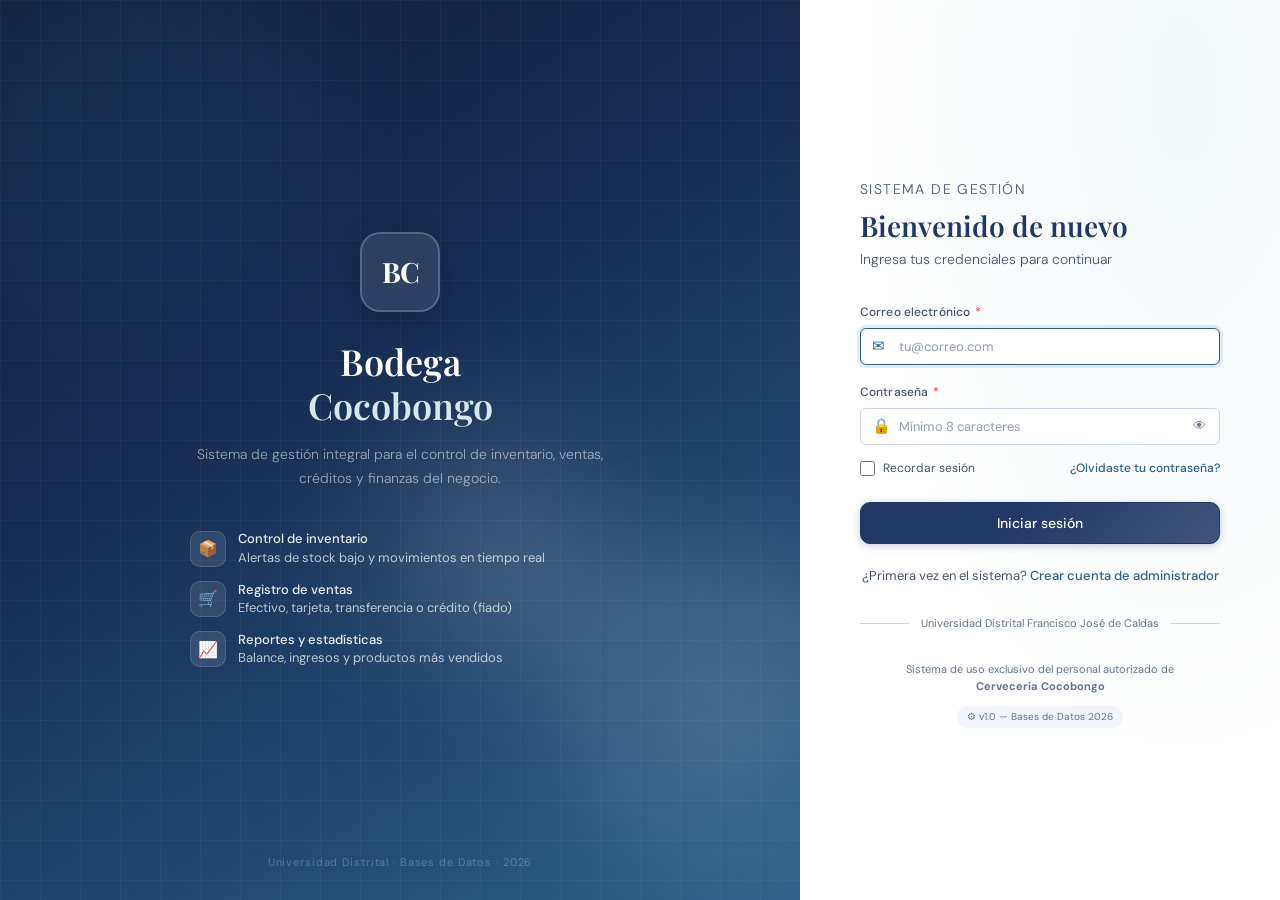
<file: pages/login.html>
<!DOCTYPE html>
<html lang="es">
<head>
  <meta charset="UTF-8"/>
  <meta name="viewport" content="width=device-width, initial-scale=1.0"/>
  <title>Iniciar sesión — Cocobongo</title>
  <link rel="preconnect" href="https://fonts.googleapis.com"/>
  <link rel="preconnect" href="https://fonts.gstatic.com" crossorigin/>
  <link href="https://fonts.googleapis.com/css2?family=Playfair+Display:wght@500;600;700&family=DM+Sans:ital,opsz,wght@0,9..40,300;0,9..40,400;0,9..40,500;0,9..40,600;1,9..40,300&display=swap" rel="stylesheet"/>
  <link rel="stylesheet" href="../css/global.css"/>
  <style>
    /* ====== LOGIN PAGE SPECIFIC ====== */
    body {
      min-height: 100vh;
      display: flex;
      align-items: stretch;
      background: var(--navy-deeper);
    }

    /* --- Left panel: decorative --- */
    .login-panel-left {
      flex: 1;
      position: relative;
      background: linear-gradient(150deg, var(--navy-deeper) 0%, var(--navy-dark) 40%, var(--blue-mid) 100%);
      display: flex;
      flex-direction: column;
      align-items: center;
      justify-content: center;
      padding: 60px 48px;
      overflow: hidden;
    }

    /* Animated background circles */
    .bg-orb {
      position: absolute;
      border-radius: 50%;
      filter: blur(70px);
      opacity: .18;
      animation: orb-drift 10s ease-in-out infinite alternate;
    }
    .bg-orb-1 { width: 400px; height: 400px; background: var(--blue-mid); top: -80px; left: -80px; }
    .bg-orb-2 { width: 300px; height: 300px; background: var(--blue-light); bottom: 60px; right: -60px; animation-delay: -3s; }
    .bg-orb-3 { width: 200px; height: 200px; background: #ffffff; top: 50%; left: 50%; animation-delay: -6s; }

    @keyframes orb-drift {
      from { transform: translate(0,0) scale(1); }
      to   { transform: translate(30px, 20px) scale(1.08); }
    }

    /* Grid pattern overlay */
    .bg-grid {
      position: absolute;
      inset: 0;
      background-image:
        linear-gradient(rgba(213,232,240,.04) 1px, transparent 1px),
        linear-gradient(90deg, rgba(213,232,240,.04) 1px, transparent 1px);
      background-size: 40px 40px;
    }

    .panel-left-content {
      position: relative;
      z-index: 1;
      text-align: center;
      max-width: 420px;
    }

    .panel-logo {
      width: 80px;
      height: 80px;
      background: rgba(255,255,255,.1);
      backdrop-filter: blur(12px);
      border: 2px solid rgba(255,255,255,.2);
      border-radius: 20px;
      display: flex;
      align-items: center;
      justify-content: center;
      margin: 0 auto 28px;
      font-family: var(--font-display);
      font-size: 28px;
      font-weight: 700;
      color: #fff;
      letter-spacing: -1px;
      box-shadow: 0 8px 32px rgba(0,0,0,.2);
    }

    .panel-headline {
      font-family: var(--font-display);
      font-size: 36px;
      font-weight: 600;
      color: #fff;
      line-height: 1.2;
      margin-bottom: 16px;
    }

    .panel-headline span {
      display: block;
      color: var(--blue-light);
    }

    .panel-desc {
      color: rgba(255,255,255,.55);
      font-size: 14px;
      line-height: 1.7;
      font-weight: 300;
    }

    .panel-features {
      margin-top: 40px;
      display: flex;
      flex-direction: column;
      gap: 14px;
    }

    .feature-item {
      display: flex;
      align-items: center;
      gap: 12px;
      text-align: left;
    }

    .feature-icon {
      width: 36px;
      height: 36px;
      border-radius: 10px;
      background: rgba(255,255,255,.1);
      border: 1px solid rgba(255,255,255,.15);
      display: flex;
      align-items: center;
      justify-content: center;
      font-size: 16px;
      flex-shrink: 0;
    }

    .feature-text {
      color: rgba(255,255,255,.7);
      font-size: 13px;
      line-height: 1.4;
    }

    .feature-text strong {
      display: block;
      color: rgba(255,255,255,.9);
      font-weight: 500;
    }

    /* Floating tag */
    .panel-tag {
      position: absolute;
      bottom: 28px;
      left: 50%;
      transform: translateX(-50%);
      color: rgba(255,255,255,.25);
      font-size: 11px;
      letter-spacing: .08em;
      white-space: nowrap;
    }

    /* --- Right panel: form --- */
    .login-panel-right {
      width: 480px;
      min-width: 480px;
      background: var(--white);
      display: flex;
      align-items: center;
      justify-content: center;
      padding: 60px 52px;
      position: relative;
    }

    /* Subtle texture */
    .login-panel-right::before {
      content: '';
      position: absolute;
      inset: 0;
      background: radial-gradient(ellipse at 80% 10%, rgba(213,232,240,.3) 0%, transparent 60%);
      pointer-events: none;
    }

    .login-form-wrap {
      width: 100%;
      max-width: 360px;
      position: relative;
    }

    .login-greeting {
      margin-bottom: 32px;
    }

    .login-greeting-eyebrow {
      font-size: 11px;
      font-weight: 600;
      letter-spacing: .1em;
      text-transform: uppercase;
      color: var(--blue-mid);
      margin-bottom: 8px;
    }

    .login-greeting h1 {
      font-family: var(--font-display);
      font-size: 28px;
      font-weight: 600;
      color: var(--navy);
      line-height: 1.2;
    }

    .login-greeting p {
      color: var(--text-sub);
      font-size: 14px;
      margin-top: 6px;
      font-weight: 300;
    }

    /* Form */
    .login-form .form-group {
      margin-bottom: 18px;
    }

    /* Password strength bar */
    .pass-strength {
      margin-top: 6px;
      height: 3px;
      border-radius: 2px;
      background: var(--gray-mid);
      overflow: hidden;
      display: none;
    }

    .pass-strength-fill {
      height: 100%;
      border-radius: 2px;
      width: 0;
      transition: width .4s var(--ease), background .4s var(--ease);
    }

    /* Remember & forgot */
    .login-meta {
      display: flex;
      align-items: center;
      justify-content: space-between;
      margin-bottom: 24px;
      margin-top: -4px;
    }

    .remember-check {
      display: flex;
      align-items: center;
      gap: 8px;
      cursor: pointer;
    }

    .remember-check input[type="checkbox"] {
      width: 15px;
      height: 15px;
      accent-color: var(--navy);
      cursor: pointer;
    }

    .remember-check span {
      font-size: 12px;
      color: var(--text-sub);
    }

    .forgot-link {
      font-size: 12px;
      color: var(--blue-mid);
      text-decoration: none;
      font-weight: 500;
      transition: color var(--dur-fast);
    }

    .forgot-link:hover { color: var(--navy); text-decoration: underline; }

    /* Submit button */
    .btn-login {
      position: relative;
      overflow: hidden;
    }

    .btn-login::after {
      content: '';
      position: absolute;
      inset: 0;
      background: linear-gradient(135deg, transparent 40%, rgba(255,255,255,.15) 100%);
    }

    /* Alert de error login */
    #login-alert {
      display: none;
    }

    #login-alert.visible {
      display: flex;
    }

    /* Divider */
    .login-divider {
      display: flex;
      align-items: center;
      gap: 12px;
      margin: 28px 0 20px;
    }

    .login-divider::before,
    .login-divider::after {
      content: '';
      flex: 1;
      height: 1px;
      background: var(--gray-mid);
    }

    .login-divider span {
      font-size: 11px;
      color: var(--gray-text);
      white-space: nowrap;
    }

    /* Footer */
    .auth-switch {
      margin-top: 22px;
      text-align: center;
      font-size: 13px;
      color: var(--text-sub);
    }

    .auth-switch a {
      color: var(--blue-mid);
      font-weight: 500;
      text-decoration: none;
    }

    .auth-switch a:hover {
      color: var(--navy);
      text-decoration: underline;
    }

    .login-footer {
      margin-top: 28px;
      text-align: center;
    }

    .login-footer p {
      font-size: 11px;
      color: var(--gray-text);
      line-height: 1.6;
    }

    .version-tag {
      display: inline-flex;
      align-items: center;
      gap: 5px;
      padding: 3px 10px;
      background: var(--gray-light);
      border-radius: 99px;
      font-size: 10px;
      color: var(--gray-text);
      margin-top: 10px;
    }

    /* Forgot password modal */
    .modal-recover .modal { max-width: 420px; }

    /* Responsive */
    @media (max-width: 900px) {
      .login-panel-left { display: none; }
      .login-panel-right { width: 100%; min-width: unset; }
    }

    @media (max-width: 480px) {
      .login-panel-right { padding: 40px 28px; }
      .login-form-wrap { max-width: 100%; }
    }

    /* Entrance animations */
    .login-greeting,
    .login-form .form-group,
    .login-meta,
    .btn-login-wrap,
    .login-divider,
    .login-footer {
      opacity: 0;
      transform: translateY(16px);
      animation: fadeUp .5s var(--ease) forwards;
    }

    .login-greeting       { animation-delay: .05s; }
    .login-form .form-group:nth-child(1) { animation-delay: .12s; }
    .login-form .form-group:nth-child(2) { animation-delay: .18s; }
    .login-meta           { animation-delay: .24s; }
    .btn-login-wrap       { animation-delay: .30s; }
    .login-divider        { animation-delay: .36s; }
    .login-footer         { animation-delay: .42s; }

    @keyframes fadeUp {
      to { opacity: 1; transform: none; }
    }
  </style>
</head>
<body>

<!-- ====== TOAST CONTAINER ====== -->
<div id="toast-container" class="toast-container"></div>

<!-- ====== LEFT PANEL ====== -->
<div class="login-panel-left">
  <div class="bg-grid"></div>
  <div class="bg-orb bg-orb-1"></div>
  <div class="bg-orb bg-orb-2"></div>
  <div class="bg-orb bg-orb-3"></div>

  <div class="panel-left-content">
    <div class="panel-logo">BC</div>
    <h1 class="panel-headline">
      Bodega
      <span>Cocobongo</span>
    </h1>
    <p class="panel-desc">
      Sistema de gestión integral para el control de inventario,
      ventas, créditos y finanzas del negocio.
    </p>

    <div class="panel-features">
      <div class="feature-item">
        <div class="feature-icon">📦</div>
        <div class="feature-text">
          <strong>Control de inventario</strong>
          Alertas de stock bajo y movimientos en tiempo real
        </div>
      </div>
      <div class="feature-item">
        <div class="feature-icon">🛒</div>
        <div class="feature-text">
          <strong>Registro de ventas</strong>
          Efectivo, tarjeta, transferencia o crédito (fiado)
        </div>
      </div>
      <div class="feature-item">
        <div class="feature-icon">📈</div>
        <div class="feature-text">
          <strong>Reportes y estadísticas</strong>
          Balance, ingresos y productos más vendidos
        </div>
      </div>
    </div>
  </div>

  <p class="panel-tag">Universidad Distrital · Bases de Datos · 2026</p>
</div>

<!-- ====== RIGHT PANEL: FORM ====== -->
<div class="login-panel-right">
  <div class="login-form-wrap">

    <div class="login-greeting">
      <p class="login-greeting-eyebrow">Sistema de Gestión</p>
      <h1>Bienvenido de nuevo</h1>
      <p>Ingresa tus credenciales para continuar</p>
    </div>

    <!-- Error global -->
    <div class="alert alert-danger" id="login-alert">
      <span class="alert-icon">⚠</span>
      <span id="login-alert-msg">Credenciales incorrectas. Verifica tu correo y contraseña.</span>
    </div>

    <form class="login-form" id="login-form" novalidate autocomplete="off">

      <!-- Email -->
      <div class="form-group">
        <label class="form-label" for="email">
          Correo electrónico <span class="required">*</span>
        </label>
        <div class="input-wrapper">
          <span class="input-icon">✉</span>
          <input
            class="form-control"
            type="email"
            id="email"
            name="email"
            placeholder="tu@correo.com"
            autocomplete="username"
            spellcheck="false"
          />
        </div>
        <p class="form-error" id="email-error">
          <span>⚠</span> <span class="err-text"></span>
        </p>
      </div>

      <!-- Password -->
      <div class="form-group">
        <label class="form-label" for="password">
          Contraseña <span class="required">*</span>
        </label>
        <div class="input-wrapper">
          <span class="input-icon">🔒</span>
          <input
            class="form-control"
            type="password"
            id="password"
            name="password"
            placeholder="Mínimo 8 caracteres"
            autocomplete="current-password"
          />
          <span class="input-action" id="toggle-pass" title="Mostrar contraseña">👁</span>
        </div>
        <p class="form-error" id="password-error">
          <span>⚠</span> <span class="err-text"></span>
        </p>
      </div>

      <!-- Remember / Forgot -->
      <div class="login-meta">
        <label class="remember-check">
          <input type="checkbox" id="remember-me"/>
          <span>Recordar sesión</span>
        </label>
        <a href="#" class="forgot-link" id="forgot-link">¿Olvidaste tu contraseña?</a>
      </div>

      <!-- Submit -->
      <div class="btn-login-wrap">
        <button type="submit" class="btn btn-primary btn-lg btn-block btn-login" id="btn-submit">
          Iniciar sesión
        </button>
      </div>

    </form>

    <p class="auth-switch">
      ¿Primera vez en el sistema?
      <a href="register.html">Crear cuenta de administrador</a>
    </p>

    <div class="login-divider">
      <span>Universidad Distrital Francisco José de Caldas</span>
    </div>

    <div class="login-footer">
      <p>Sistema de uso exclusivo del personal autorizado de<br/><strong>Cervecería Cocobongo</strong></p>
      <span class="version-tag">⚙ v1.0 — Bases de Datos 2026</span>
    </div>

  </div>
</div>

<!-- ====== MODAL: RECUPERAR CONTRASEÑA ====== -->
<div class="modal-overlay modal-recover" id="modal-recover">
  <div class="modal">
    <div class="modal-header">
      <h2 class="modal-title">Recuperar contraseña</h2>
      <button class="modal-close" id="modal-recover-close">✕</button>
    </div>
    <div class="modal-body">
      <p style="font-size:13px;color:var(--text-sub);margin-bottom:20px;line-height:1.6;">
        Ingresa tu correo institucional y te enviaremos instrucciones para restablecer tu contraseña.
      </p>
      <div class="form-group">
        <label class="form-label" for="recover-email">
          Correo electrónico <span class="required">*</span>
        </label>
        <div class="input-wrapper">
          <span class="input-icon">✉</span>
          <input
            class="form-control"
            type="email"
            id="recover-email"
            placeholder="tu@correo.com"
          />
        </div>
        <p class="form-error" id="recover-email-error">
          <span>⚠</span> <span class="err-text"></span>
        </p>
      </div>
      <div class="alert alert-success" id="recover-success" style="display:none">
        <span class="alert-icon">✓</span>
        <span>Si el correo existe en nuestro sistema, recibirás instrucciones en los próximos minutos.</span>
      </div>
    </div>
    <div class="modal-footer">
      <button class="btn btn-secondary" id="cancel-recover">Cancelar</button>
      <button class="btn btn-primary" id="btn-recover">Enviar instrucciones</button>
    </div>
  </div>
</div>

<!-- ====== SCRIPTS ====== -->
<script>window.CBC_API_ORIGIN = window.CBC_API_ORIGIN || 'http://localhost:8082';</script>
<script src="../js/api.js"></script>
<script src="../js/auth.js"></script>
<script src="../js/validaciones.js"></script>
<script>
  /* ---- Redirect if already authenticated (validar con backend) ---- */
  (async () => {
    if (!Auth.isAuthenticated()) return;
    try {
      const user = await Auth.validateSession();
      if (user) Auth.redirectByRole(user.role);
    } catch {
      Auth.clearSession();
    }
  })();

  /* ---- DOM refs ---- */
  const form        = document.getElementById('login-form');
  const emailInput  = document.getElementById('email');
  const passInput   = document.getElementById('password');
  const btnSubmit   = document.getElementById('btn-submit');
  const alertBox    = document.getElementById('login-alert');
  const alertMsg    = document.getElementById('login-alert-msg');
  const togglePass  = document.getElementById('toggle-pass');
  const forgotLink  = document.getElementById('forgot-link');
  const modalRecover = document.getElementById('modal-recover');

  /* ---- Live validation ---- */
  Validaciones.attachLiveValidation(emailInput, 'email');
  Validaciones.attachLiveValidation(passInput, 'password');

  /* ---- Toggle password visibility ---- */
  togglePass.addEventListener('click', () => {
    const isPass = passInput.type === 'password';
    passInput.type = isPass ? 'text' : 'password';
    togglePass.textContent = isPass ? '🙈' : '👁';
  });

  /* ---- Show/hide alert ---- */
  function showAlert(msg) {
    alertMsg.textContent = msg;
    alertBox.classList.add('visible');
    alertBox.scrollIntoView({ behavior: 'smooth', block: 'nearest' });
  }

  function hideAlert() { alertBox.classList.remove('visible'); }

  /* ---- Form submit ---- */
  form.addEventListener('submit', async (e) => {
    e.preventDefault();
    hideAlert();

    const valid = Validaciones.validateForm([
      { type: 'email',    input: emailInput },
      { type: 'password', input: passInput  }
    ]);

    if (!valid) return;

    UI.setLoading(btnSubmit, true);

    try {
      const { user } = await Auth.login(
        emailInput.value.trim(),
        passInput.value
      );

      UI.toast(`¡Bienvenido, ${user.name || user.email}!`, 'success', 2000);

      setTimeout(() => {
        Auth.redirectByRole(user.role);
      }, 800);

    } catch (err) {
      UI.setLoading(btnSubmit, false);
      showAlert(err.message || 'Error al iniciar sesión. Intenta nuevamente.');
      passInput.value = '';
      passInput.focus();
      Validaciones.clearState(passInput);
    }
  });

  /* ---- Forgot password modal ---- */
  forgotLink.addEventListener('click', (e) => {
    e.preventDefault();
    modalRecover.classList.add('open');
    document.getElementById('recover-email').focus();
  });

  document.getElementById('modal-recover-close').addEventListener('click', closeRecoverModal);
  document.getElementById('cancel-recover').addEventListener('click', closeRecoverModal);

  modalRecover.addEventListener('click', (e) => {
    if (e.target === modalRecover) closeRecoverModal();
  });

  function closeRecoverModal() {
    modalRecover.classList.remove('open');
    document.getElementById('recover-email').value = '';
    document.getElementById('recover-success').style.display = 'none';
    Validaciones.clearState(document.getElementById('recover-email'));
  }

  document.getElementById('btn-recover').addEventListener('click', async () => {
    const emailEl = document.getElementById('recover-email');
    const btn     = document.getElementById('btn-recover');

    if (!Validaciones.validateEmail(emailEl)) return;

    UI.setLoading(btn, true);

    try {
      await Auth.recoverPassword(emailEl.value.trim());
    } catch { /* silent — no revelar si el correo existe */ }

    UI.setLoading(btn, false);
    document.getElementById('recover-success').style.display = 'flex';
    btn.disabled = true;
  });

  /* ---- Remember me: pre-fill email ---- */
  const savedEmail = localStorage.getItem('cbc_remember_email');
  if (savedEmail) {
    emailInput.value = savedEmail;
    document.getElementById('remember-me').checked = true;
  }

  form.addEventListener('change', () => {
    const remember = document.getElementById('remember-me').checked;
    if (remember) localStorage.setItem('cbc_remember_email', emailInput.value);
    else localStorage.removeItem('cbc_remember_email');
  });

  /* ---- Focus first field ---- */
  window.addEventListener('load', () => {
    (emailInput.value ? passInput : emailInput).focus();
  });
</script>
</body>
</html>
</file>
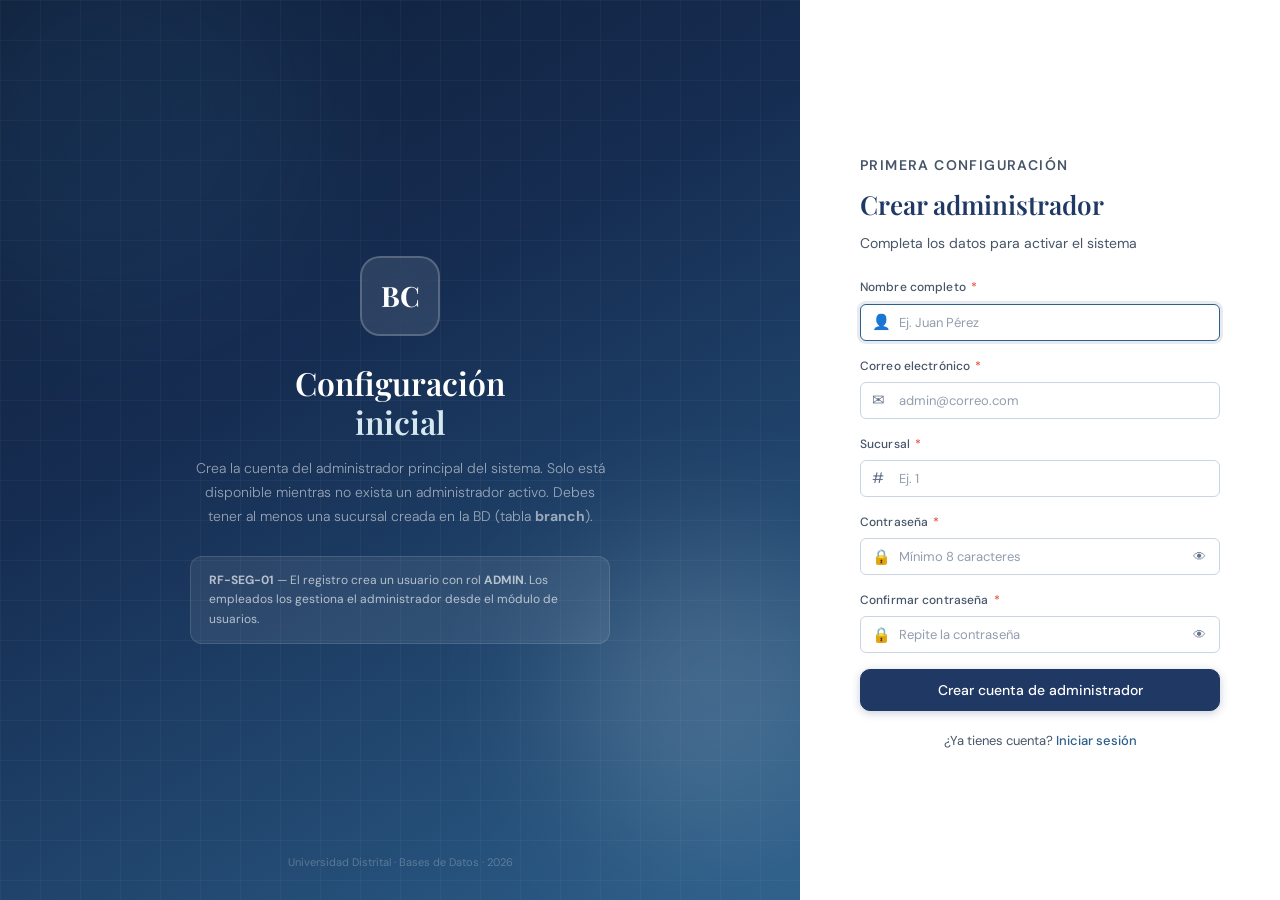
<file: pages/register.html>
<!DOCTYPE html>
<html lang="es">
<head>
  <meta charset="UTF-8"/>
  <meta name="viewport" content="width=device-width, initial-scale=1.0"/>
  <title>Registro — Cocobongo</title>
  <link rel="preconnect" href="https://fonts.googleapis.com"/>
  <link rel="preconnect" href="https://fonts.gstatic.com" crossorigin/>
  <link href="https://fonts.googleapis.com/css2?family=Playfair+Display:wght@500;600;700&family=DM+Sans:ital,opsz,wght@0,9..40,300;0,9..40,400;0,9..40,500;0,9..40,600;1,9..40,300&display=swap" rel="stylesheet"/>
  <link rel="stylesheet" href="../css/global.css"/>
  <style>
    body {
      min-height: 100vh;
      display: flex;
      align-items: stretch;
      background: var(--navy-deeper);
    }

    .login-panel-left {
      flex: 1;
      position: relative;
      background: linear-gradient(150deg, var(--navy-deeper) 0%, var(--navy-dark) 40%, var(--blue-mid) 100%);
      display: flex;
      flex-direction: column;
      align-items: center;
      justify-content: center;
      padding: 60px 48px;
      overflow: hidden;
    }

    .bg-orb {
      position: absolute;
      border-radius: 50%;
      filter: blur(70px);
      opacity: .18;
      animation: orb-drift 10s ease-in-out infinite alternate;
    }
    .bg-orb-1 { width: 400px; height: 400px; background: var(--blue-mid); top: -80px; left: -80px; }
    .bg-orb-2 { width: 300px; height: 300px; background: var(--blue-light); bottom: 60px; right: -60px; animation-delay: -3s; }

    @keyframes orb-drift {
      from { transform: translate(0,0) scale(1); }
      to   { transform: translate(30px, 20px) scale(1.08); }
    }

    .bg-grid {
      position: absolute;
      inset: 0;
      background-image:
        linear-gradient(rgba(213,232,240,.04) 1px, transparent 1px),
        linear-gradient(90deg, rgba(213,232,240,.04) 1px, transparent 1px);
      background-size: 40px 40px;
    }

    .panel-left-content { position: relative; z-index: 1; text-align: center; max-width: 420px; }

    .panel-logo {
      width: 80px; height: 80px;
      background: rgba(255,255,255,.1);
      backdrop-filter: blur(12px);
      border: 2px solid rgba(255,255,255,.2);
      border-radius: 20px;
      display: flex; align-items: center; justify-content: center;
      margin: 0 auto 28px;
      font-family: var(--font-display);
      font-size: 28px; font-weight: 700; color: #fff;
    }

    .panel-headline {
      font-family: var(--font-display);
      font-size: 32px; font-weight: 600; color: #fff;
      line-height: 1.2; margin-bottom: 16px;
    }
    .panel-headline span { display: block; color: var(--blue-light); }

    .panel-desc {
      color: rgba(255,255,255,.55);
      font-size: 14px; line-height: 1.7; font-weight: 300;
    }

    .panel-note {
      margin-top: 28px;
      padding: 14px 18px;
      background: rgba(255,255,255,.08);
      border: 1px solid rgba(255,255,255,.12);
      border-radius: 12px;
      font-size: 12px;
      color: rgba(255,255,255,.65);
      line-height: 1.6;
      text-align: left;
    }

    .panel-tag {
      position: absolute; bottom: 28px; left: 50%;
      transform: translateX(-50%);
      color: rgba(255,255,255,.25);
      font-size: 11px;
    }

    .login-panel-right {
      width: 480px; min-width: 480px;
      background: var(--white);
      display: flex; align-items: center; justify-content: center;
      padding: 48px 52px;
      position: relative;
    }

    .login-form-wrap { width: 100%; max-width: 360px; position: relative; }

    .login-greeting { margin-bottom: 24px; }
    .login-greeting-eyebrow {
      font-size: 11px; font-weight: 600;
      letter-spacing: .1em; text-transform: uppercase;
      color: var(--blue-mid); margin-bottom: 8px;
    }
    .login-greeting h1 {
      font-family: var(--font-display);
      font-size: 26px; font-weight: 600; color: var(--navy);
    }
    .login-greeting p { color: var(--text-sub); font-size: 14px; margin-top: 6px; }

    .login-form .form-group { margin-bottom: 16px; }

    #register-alert { display: none; }
    #register-alert.visible { display: flex; }

    .auth-switch {
      margin-top: 20px;
      text-align: center;
      font-size: 13px;
      color: var(--text-sub);
    }
    .auth-switch a {
      color: var(--blue-mid);
      font-weight: 500;
      text-decoration: none;
    }
    .auth-switch a:hover { color: var(--navy); text-decoration: underline; }

    .form-hint {
      margin-top: 6px;
      font-size: 12px;
      color: var(--text-sub);
      line-height: 1.5;
    }

    @media (max-width: 900px) {
      .login-panel-left { display: none; }
      .login-panel-right { width: 100%; min-width: unset; }
    }
  </style>
</head>
<body>

<div id="toast-container" class="toast-container"></div>

<div class="login-panel-left">
  <div class="bg-grid"></div>
  <div class="bg-orb bg-orb-1"></div>
  <div class="bg-orb bg-orb-2"></div>

  <div class="panel-left-content">
    <div class="panel-logo">BC</div>
    <h1 class="panel-headline">
      Configuración
      <span>inicial</span>
    </h1>
    <p class="panel-desc">
      Crea la cuenta del administrador principal del sistema.
      Solo está disponible mientras no exista un administrador activo.
      Debes tener al menos una sucursal creada en la BD (tabla <strong>branch</strong>).
    </p>
    <div class="panel-note">
      <strong>RF-SEG-01</strong> — El registro crea un usuario con rol <strong>ADMIN</strong>.
      Los empleados los gestiona el administrador desde el módulo de usuarios.
    </div>
  </div>

  <p class="panel-tag">Universidad Distrital · Bases de Datos · 2026</p>
</div>

<div class="login-panel-right">
  <div class="login-form-wrap">

    <div class="login-greeting">
      <p class="login-greeting-eyebrow">Primera configuración</p>
      <h1>Crear administrador</h1>
      <p>Completa los datos para activar el sistema</p>
    </div>

    <div class="alert alert-danger" id="register-alert">
      <span class="alert-icon">⚠</span>
      <span id="register-alert-msg"></span>
    </div>

    <form class="login-form" id="register-form" novalidate autocomplete="off">

      <div class="form-group">
        <label class="form-label" for="name">
          Nombre completo <span class="required">*</span>
        </label>
        <div class="input-wrapper">
          <span class="input-icon">👤</span>
          <input
            class="form-control"
            type="text"
            id="name"
            name="name"
            placeholder="Ej. Juan Pérez"
            autocomplete="name"
          />
        </div>
        <p class="form-error" id="name-error"><span>⚠</span></p>
      </div>

      <div class="form-group">
        <label class="form-label" for="email">
          Correo electrónico <span class="required">*</span>
        </label>
        <div class="input-wrapper">
          <span class="input-icon">✉</span>
          <input
            class="form-control"
            type="email"
            id="email"
            name="email"
            placeholder="admin@correo.com"
            autocomplete="username"
            spellcheck="false"
          />
        </div>
        <p class="form-error" id="email-error"><span>⚠</span></p>
      </div>

      <div class="form-group" id="branch-group">
        <label class="form-label" for="branch-id">
          Sucursal <span class="required">*</span>
        </label>

        <div id="branch-select-wrap">
          <div class="input-wrapper">
            <span class="input-icon">🏪</span>
            <select class="form-control" id="branch-id" name="branchId">
              <option value="">Cargando sucursales...</option>
            </select>
          </div>
        </div>

        <div id="branch-manual-wrap" style="display:none">
          <div class="input-wrapper">
            <span class="input-icon">#</span>
            <input
              class="form-control"
              type="number"
              id="branch-id-manual"
              name="branchIdManual"
              min="1"
              step="1"
              placeholder="Ej. 1"
              disabled
            />
          </div>
        </div>

        <p class="form-hint" id="branch-name-hint"></p>
        <p class="form-error" id="branch-id-error"><span>⚠</span></p>
        <p class="form-error" id="branch-id-manual-error"><span>⚠</span></p>
      </div>

      <div class="form-group">
        <label class="form-label" for="password">
          Contraseña <span class="required">*</span>
        </label>
        <div class="input-wrapper">
          <span class="input-icon">🔒</span>
          <input
            class="form-control"
            type="password"
            id="password"
            name="password"
            placeholder="Mínimo 8 caracteres"
            autocomplete="new-password"
          />
          <span class="input-action" id="toggle-pass" title="Mostrar contraseña">👁</span>
        </div>
        <p class="form-error" id="password-error"><span>⚠</span></p>
      </div>

      <div class="form-group">
        <label class="form-label" for="password-confirm">
          Confirmar contraseña <span class="required">*</span>
        </label>
        <div class="input-wrapper">
          <span class="input-icon">🔒</span>
          <input
            class="form-control"
            type="password"
            id="password-confirm"
            name="passwordConfirm"
            placeholder="Repite la contraseña"
            autocomplete="new-password"
          />
          <span class="input-action" id="toggle-pass-confirm" title="Mostrar contraseña">👁</span>
        </div>
        <p class="form-error" id="password-confirm-error"><span>⚠</span></p>
      </div>

      <button type="submit" class="btn btn-primary btn-lg btn-block" id="btn-submit">
        Crear cuenta de administrador
      </button>

    </form>

    <p class="auth-switch">
      ¿Ya tienes cuenta?
      <a href="login.html">Iniciar sesión</a>
    </p>

  </div>
</div>

<script>window.CBC_API_ORIGIN = window.CBC_API_ORIGIN || 'http://localhost:8082';</script>
<script src="../js/api.js"></script>
<script src="../js/auth.js"></script>
<script src="../js/validaciones.js"></script>
<script src="../js/models/RegisterRequest.js"></script>
<script src="../js/register.js"></script>
</body>
</html>
</file>
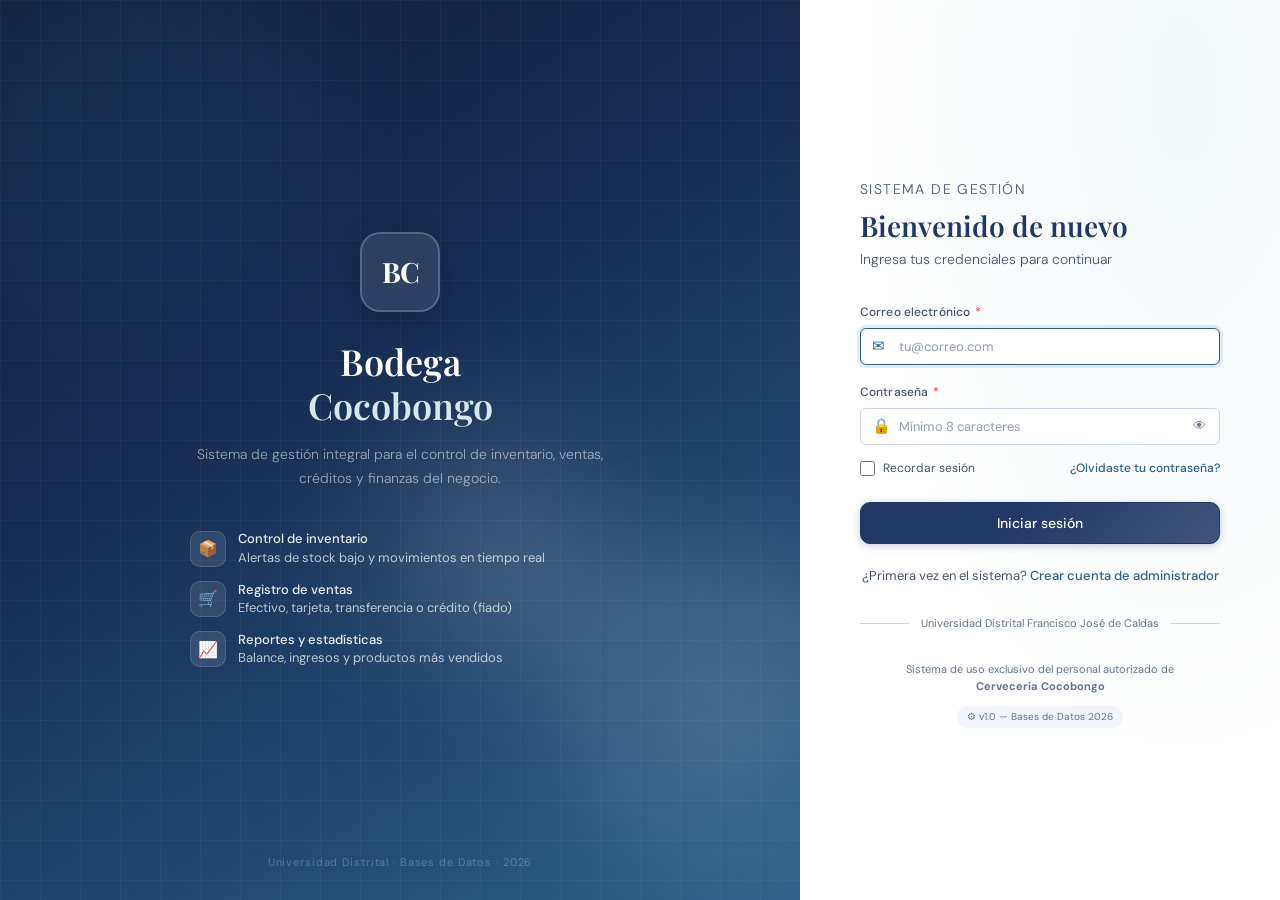
<file: pages/sucursales.html>
<!DOCTYPE html>
  <html lang="es">
  <head>
    <meta charset="UTF-8"/>
    <meta name="viewport" content="width=device-width, initial-scale=1.0"/>
    <title>Sucursales — Cocobongo</title>
    <link rel="preconnect" href="https://fonts.googleapis.com"/>
    <link rel="preconnect" href="https://fonts.gstatic.com" crossorigin/>
    <link href="https://fonts.googleapis.com/css2?family=Playfair+Display:wght@500;600;700&family=DM+Sans:ital,opsz,wght@0,9..40,300;0,9..40,400;0,9..40,500;0,9..40,600;1,9..40,300&display=swap" rel="stylesheet"/>
    <link rel="stylesheet" href="../css/global.css"/>
    <style>
      .status-dot {
        display: inline-block;
        width: 8px; height: 8px;
        border-radius: 50%;
        margin-right: 6px;
        flex-shrink: 0;
      }
      .status-dot.active   { background: var(--green); box-shadow: 0 0 0 3px rgba(39,174,96,.2); }
      .status-dot.inactive { background: var(--gray-mid); }
  
      .status-cell { display: flex; align-items: center; }
  
      #modal-sucursal .modal { max-width: 460px; }
  
      .tbl-wrapper { position: relative; }
  
      .page-loading-overlay {
        position: absolute; inset: 0;
        background: rgba(255,255,255,.7);
        backdrop-filter: blur(2px);
        display: flex; align-items: center; justify-content: center;
        border-radius: var(--radius-lg);
        z-index: 10;
      }
      .page-loading-overlay.hidden { display: none; }
    </style>
  </head>
  <body>
  
  <div id="toast-container" class="toast-container"></div>
  
  <!-- TOPBAR -->
  <header class="topbar">
    <div class="topbar-left">
      <button class="btn-hamburger" id="btn-hamburger">☰</button>
      <div class="topbar-logo">CB</div>
      <div class="topbar-brand">
        <span class="topbar-brand-name">Cocobongo</span>
        <span class="topbar-brand-sub">Sistema de Gestión</span>
      </div>
    </div>
    <div class="topbar-right">
      <div class="topbar-user" id="topbar-user-chip">
        <div class="topbar-avatar" id="topbar-avatar">—</div>
        <div class="topbar-user-info">
          <div class="topbar-user-name" id="topbar-name">—</div>
          <span class="topbar-user-role role-admin" id="topbar-role">ADMIN</span>
        </div>
      </div>
      <button class="btn-logout" id="btn-logout">⏻ Salir</button>
    </div>
  </header>
  
 <aside class="sidebar" id="sidebar">
  <nav>
    <p class="sidebar-section-label">Principal</p>
    <a class="s-item" href="dashboard.html">
      <span class="s-icon">▦</span> Dashboard
    </a>
    <a class="s-item" href="ventas.html">
      <span class="s-icon">🛒</span> Ventas
    </a>
    
    <p class="sidebar-section-label" style="margin-top:4px">Gestión</p>
    <a class="s-item" href="inventario.html">
      <span class="s-icon">📦</span> Inventario
    </a>
    <a class="s-item" href="clientes.html">
      <span class="s-icon">👥</span> Clientes
    </a>
    <a class="s-item" href="gastos.html">
      <span class="s-icon">💰</span> Gastos
    </a>
    <a class="s-item" href="reportes.html">
      <span class="s-icon">📈</span> Reportes
    </a>
    
    <div class="sidebar-sep"></div>
    
    <p class="sidebar-section-label">Administración</p>
    <a class="s-item active" href="sucursales.html">
      <span class="s-icon">🏪</span> Sucursales
    </a>
    <a class="s-item" href="usuarios.html">
      <span class="s-icon">⚙️</span> Usuarios
    </a>
  </nav>
  
  <div style="margin-top:auto;padding:16px 20px;border-top:1px solid rgba(255,255,255,.07)">
    <p style="font-size:10px;color:rgba(255,255,255,.25)">v1.0 — Bases de Datos 2026</p>
  </div>
</aside>
  
  <!-- MAIN -->
  <div class="app-wrapper">
    <main class="main-content">
  
      <div class="page-header">
        <h1>Sucursales</h1>
        <p>Consulta y edita la información de las sucursales registradas</p>
      </div>
  
      <!-- Búsqueda -->
      <div class="search-row">
        <div class="search-input-wrap">
          <span class="search-icon">🔍</span>
          <input
            class="form-control"
            type="text"
            id="search-input"
            placeholder="Buscar por nombre, ciudad o dirección..."
          />
        </div>
        <select class="form-control" id="filter-status" style="width:160px;flex-shrink:0">
          <option value="">Todas</option>
          <option value="true">Activas</option>
          <option value="false">Inactivas</option>
        </select>
        <button type="button" class="btn btn-primary" id="btn-new-branch">+ Nueva sucursal</button>
      </div>
  
      <!-- Tabla -->
      <div class="tbl-wrapper">
        <div class="page-loading-overlay" id="tbl-loading">
          <span class="spinner spinner-dark"></span>
        </div>
  
        <table class="tbl" id="branches-table">
          <thead>
            <tr>
              <th>ID</th>
              <th>Nombre</th>
              <th>Ciudad</th>
              <th>Dirección</th>
              <th>Estado</th>
              <th style="text-align:right">Acciones</th>
            </tr>
          </thead>
          <tbody id="branches-tbody">
            <!-- filas generadas por JS -->
          </tbody>
        </table>
  
        <div class="empty-state" id="empty-state" style="display:none">
          <div class="empty-state-icon">🏪</div>
          <h3>Sin resultados</h3>
          <p>No se encontraron sucursales con ese criterio.</p>
        </div>
      </div>
  
      <!-- Paginación -->
      <div class="pagination-bar" id="pagination-bar" style="display:none">
        <span class="pagination-info" id="pagination-info"></span>
        <div class="pagination" id="pagination-btns"></div>
      </div>
  
    </main>
  </div>
  
  <!-- MODAL EDITAR SUCURSAL -->
  <div class="modal-overlay" id="modal-sucursal">
    <div class="modal">
      <div class="modal-header">
        <h2 class="modal-title">Editar sucursal</h2>
        <button class="modal-close" id="modal-close">✕</button>
      </div>
      <div class="modal-body">
        <form id="edit-form" novalidate autocomplete="off">
          <input type="hidden" id="edit-id"/>
  
          <div class="form-group">
            <label class="form-label" for="edit-name">Nombre <span class="required">*</span></label>
            <div class="input-wrapper">
              <span class="input-icon">🏪</span>
              <input class="form-control" type="text" id="edit-name" placeholder="Nombre de la sucursal"/>
            </div>
            <p class="form-error" id="edit-name-error"><span>⚠</span></p>
          </div>
  
          <div class="two-col">
            <div class="form-group">
              <label class="form-label" for="edit-city">Ciudad <span class="required">*</span></label>
              <div class="input-wrapper">
                <span class="input-icon">📍</span>
                <input class="form-control" type="text" id="edit-city" placeholder="Ciudad"/>
              </div>
              <p class="form-error" id="edit-city-error"><span>⚠</span></p>
            </div>
            <div class="form-group">
              <label class="form-label" for="edit-status">Estado</label>
              <select class="form-control" id="edit-status">
                <option value="true">Activa</option>
                <option value="false">Inactiva</option>
              </select>
            </div>
          </div>
  
          <div class="form-group">
            <label class="form-label" for="edit-address">Dirección <span class="required">*</span></label>
            <div class="input-wrapper">
              <span class="input-icon">🗺</span>
              <input class="form-control" type="text" id="edit-address" placeholder="Dirección completa"/>
            </div>
            <p class="form-error" id="edit-address-error"><span>⚠</span></p>
          </div>
        </form>
      </div>
      <div class="modal-footer">
        <button class="btn btn-secondary" id="btn-cancel">Cancelar</button>
        <button class="btn btn-primary" id="btn-save">
          <span id="btn-save-text">Guardar cambios</span>
          <span class="spinner" id="btn-save-spinner" style="display:none"></span>
        </button>
      </div>
    </div>
  </div>
  <!-- MODAL NUEVA SUCURSAL -->
<div class="modal-overlay" id="modal-new-branch">
  <div class="modal" style="max-width:460px">
    <div class="modal-header">
      <h2 class="modal-title">Nueva sucursal</h2>
      <button class="modal-close" id="modal-new-close">✕</button>
    </div>
    <div class="modal-body">
      <form id="new-branch-form" novalidate autocomplete="off">
        <div class="form-group">
          <label class="form-label" for="new-name">Nombre <span class="required">*</span></label>
          <div class="input-wrapper">
            <span class="input-icon">🏪</span>
            <input class="form-control" type="text" id="new-name" placeholder="Nombre de la sucursal"/>
          </div>
          <p class="form-error" id="new-name-error"><span>⚠</span></p>
        </div>

        <div class="form-group">
          <label class="form-label" for="new-city">Ciudad <span class="required">*</span></label>
          <div class="input-wrapper">
            <span class="input-icon">📍</span>
            <input class="form-control" type="text" id="new-city" placeholder="Ciudad"/>
          </div>
          <p class="form-error" id="new-city-error"><span>⚠</span></p>
        </div>

        <div class="form-group mb-0">
          <label class="form-label" for="new-address">Dirección <span class="required">*</span></label>
          <div class="input-wrapper">
            <span class="input-icon">🗺</span>
            <input class="form-control" type="text" id="new-address" placeholder="Dirección completa"/>
          </div>
          <p class="form-error" id="new-address-error"><span>⚠</span></p>
        </div>
      </form>
    </div>
    <div class="modal-footer">
      <button class="btn btn-secondary" id="btn-new-cancel">Cancelar</button>
      <button class="btn btn-primary" id="btn-new-save">
        <span id="btn-new-save-text">Crear sucursal</span>
        <span class="spinner" id="btn-new-save-spinner" style="display:none"></span>
      </button>
    </div>
  </div>
</div>
  <script>window.CBC_API_ORIGIN = window.CBC_API_ORIGIN || 'http://localhost:8082';</script>
  <script src="../js/api.js"></script>
  <script src="../js/auth.js"></script>
  <script src="../js/menu.js"></script>
  <script src="../js/sucursales.js"></script>
  </body>
  </html>
</file>
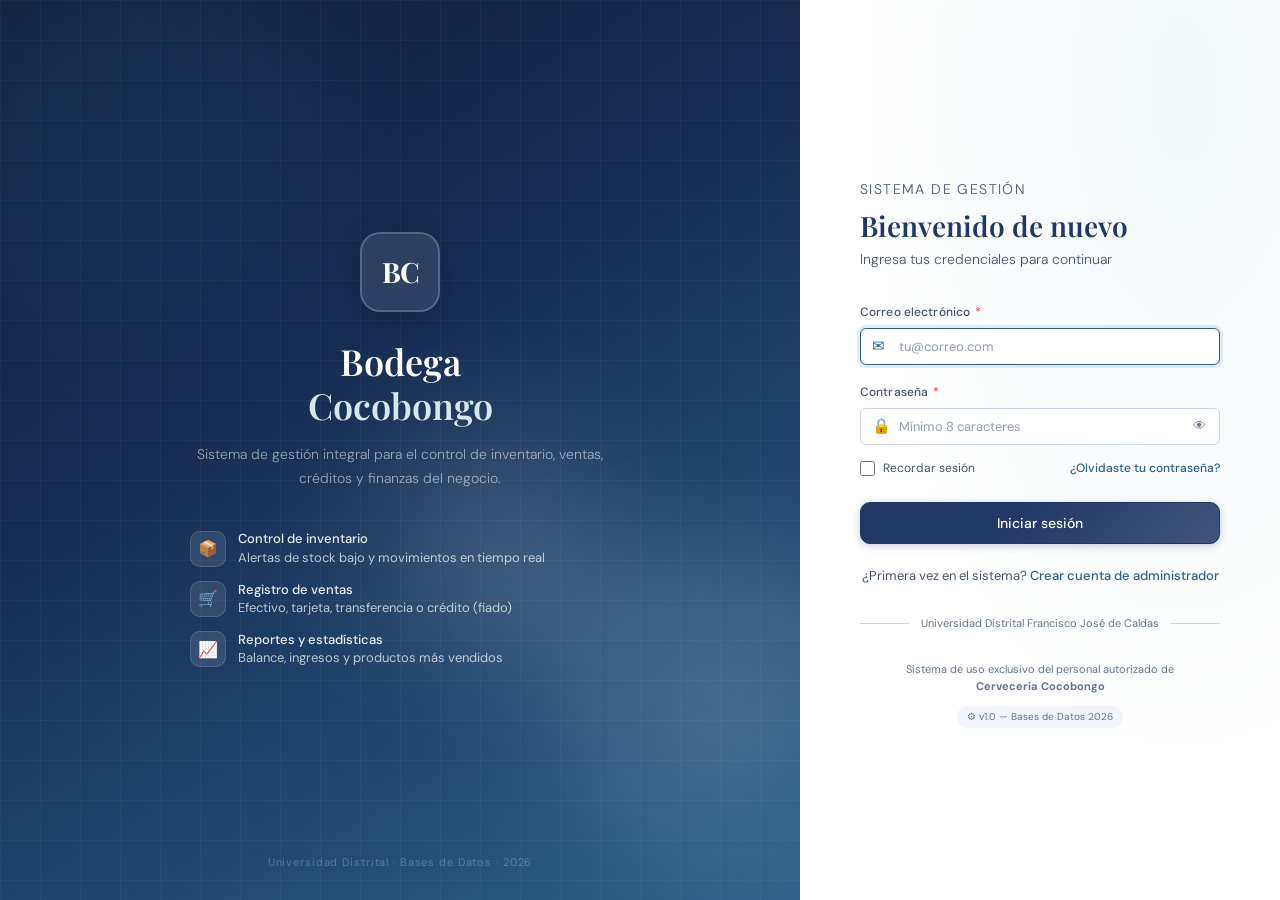
<file: pages/usuarios.html>
<!DOCTYPE html>
<html lang="es">
<head>
  <meta charset="UTF-8"/>
  <meta name="viewport" content="width=device-width, initial-scale=1.0"/>
  <title>Usuarios — Cocobongo</title>
  <link rel="preconnect" href="https://fonts.googleapis.com"/>
  <link rel="preconnect" href="https://fonts.gstatic.com" crossorigin/>
  <link href="https://fonts.googleapis.com/css2?family=Playfair+Display:wght@500;600;700&family=DM+Sans:ital,opsz,wght@0,9..40,300;0,9..40,400;0,9..40,500;0,9..40,600;1,9..40,300&display=swap" rel="stylesheet"/>
  <link rel="stylesheet" href="../css/global.css"/>
  <style>
    .skeleton-line {
      height: 14px;
      border-radius: 6px;
      background: linear-gradient(90deg, var(--gray-light) 25%, var(--gray-mid) 50%, var(--gray-light) 75%);
      background-size: 200% 100%;
      animation: shimmer 1.4s infinite;
    }
    @keyframes shimmer {
      0%   { background-position: 200% 0; }
      100% { background-position: -200% 0; }
    }

    @keyframes rowIn {
      from { opacity: 0; transform: translateY(6px); }
      to   { opacity: 1; transform: none; }
    }
    .row-fade-in { animation: rowIn .3s var(--ease) both; }

    .row-actions {
      display: flex;
      gap: 5px;
      align-items: center;
      opacity: 0;
      transition: opacity .15s;
    }
    tr:hover .row-actions { opacity: 1; }

    .empty-state {
      display: none;
      flex-direction: column;
      align-items: center;
      justify-content: center;
      padding: 60px 24px;
      gap: 12px;
      text-align: center;
    }
    .empty-icon { font-size: 48px; opacity: .3; }
    .empty-state h3 {
      font-family: var(--font-display);
      font-size: 18px;
      color: var(--text-sub);
    }
    .empty-state p { font-size: 13px; color: var(--gray-text); }

    .filter-row {
      display: flex;
      gap: 10px;
      align-items: center;
      flex-wrap: wrap;
      margin-bottom: 16px;
      background: var(--white);
      padding: 12px 16px;
      border-radius: var(--radius-md);
      border: 1px solid rgba(203,213,225,.6);
      box-shadow: var(--shadow-xs);
    }
    .filter-row .form-control,
    .filter-row select { font-size: 13px; }

    .search-wrap {
      position: relative;
      flex: 1;
      min-width: 220px;
    }
    .search-wrap .search-icon {
      position: absolute;
      left: 11px;
      top: 50%;
      transform: translateY(-50%);
      color: var(--gray-text);
      pointer-events: none;
      font-size: 14px;
    }
    .search-wrap input { padding-left: 34px; }

    .table-scroll { overflow-x: auto; }

    .form-grid-2 {
      display: grid;
      grid-template-columns: 1fr 1fr;
      gap: 0 14px;
    }

    .form-section-title {
      font-size: 11px;
      font-weight: 600;
      letter-spacing: .08em;
      text-transform: uppercase;
      color: var(--blue-mid);
      padding: 14px 0 6px;
      border-top: 1px dashed var(--gray-mid);
      margin-top: 4px;
    }

    .delete-warning {
      display: flex;
      align-items: flex-start;
      gap: 14px;
      padding: 16px;
      background: var(--red-bg);
      border-radius: var(--radius-md);
      border: 1px solid rgba(231,76,60,.2);
      margin-bottom: 12px;
    }
    .delete-warning-icon { font-size: 28px; flex-shrink: 0; }

    .user-avatar-cell {
      width: 32px;
      height: 32px;
      border-radius: 50%;
      background: var(--navy);
      color: #fff;
      display: inline-flex;
      align-items: center;
      justify-content: center;
      font-size: 12px;
      font-weight: 600;
      flex-shrink: 0;
    }

    .page-fade {
      opacity: 0;
      animation: fadeIn .4s var(--ease) .05s both;
    }
    @keyframes fadeIn { to { opacity: 1; } }

    @media (max-width: 900px) {
      .form-grid-2 { grid-template-columns: 1fr; }
      .filter-row { flex-direction: column; align-items: stretch; }
      .search-wrap { min-width: unset; }
    }
  </style>
</head>
<body>

<div id="toast-container" class="toast-container"></div>

<!-- ====== TOPBAR ====== -->
<nav class="topbar">
  <div class="topbar-left">
    <div class="topbar-logo">CB</div>
    <div class="topbar-brand">
      <span class="topbar-brand-name">Cocobongo</span>
      <span class="topbar-brand-sub">Sistema de Gestión</span>
    </div>
  </div>
  <div class="topbar-right">
    <div class="topbar-notif" title="Notificaciones">
      🔔<span class="notif-dot" id="notif-dot" style="display:none"></span>
    </div>
    <div class="topbar-user">
      <div class="topbar-avatar" id="navbar-avatar">??</div>
      <div class="topbar-user-info">
        <div class="topbar-user-name" id="navbar-user-name">Cargando...</div>
        <span class="topbar-user-role" id="navbar-user-role">—</span>
      </div>
    </div>
    <button class="btn-logout" id="btn-logout">⏏ Salir</button>
  </div>
</nav>

<!-- ====== SIDEBAR ====== -->
<aside class="sidebar">
  <nav>
    <p class="sidebar-section-label">Principal</p>
    <a class="s-item" href="dashboard.html"><span class="s-icon">▦</span> Dashboard</a>
    <a class="s-item" href="ventas.html"><span class="s-icon">🛒</span> Ventas</a>

    <p class="sidebar-section-label" style="margin-top:4px">Gestión</p>
    <a class="s-item" href="inventario.html"><span class="s-icon">📦</span> Inventario</a>
    <a class="s-item" href="clientes.html"><span class="s-icon">👥</span> Clientes</a>
    <a class="s-item" href="gastos.html"><span class="s-icon">💰</span> Gastos</a>
    <a class="s-item" href="reportes.html"><span class="s-icon">📈</span> Reportes</a>

    <div class="sidebar-sep"></div>
    <p class="sidebar-section-label">Administración</p>
    <a class="s-item active" href="usuarios.html"><span class="s-icon">⚙</span> Usuarios</a>
    <a class="s-item" href="sucursales.html"><span class="s-icon">🏪</span> Sucursales</a>
  </nav>
  <div style="margin-top:auto;padding:16px 20px;border-top:1px solid rgba(255,255,255,.07)">
    <p style="font-size:10px;color:rgba(255,255,255,.25);line-height:1.5">v1.0 — Bases de Datos 2026</p>
  </div>
</aside>

<!-- ====== MAIN CONTENT ====== -->
<div class="app-wrapper">
  <main class="main-content page-fade">

    <div class="page-header" style="display:flex;align-items:flex-start;justify-content:space-between;flex-wrap:wrap;gap:12px">
      <div>
        <h1>Usuarios</h1>
        <p>Gestión de empleados y administradores del sistema</p>
      </div>
      <div style="display:flex;gap:8px;flex-wrap:wrap">
        <button class="btn btn-secondary" onclick="Usuarios.reload()" title="Recargar">
          ↻ Actualizar
        </button>
        <button class="btn btn-primary" onclick="Usuarios.openCreate()">
          + Nuevo usuario
        </button>
      </div>
    </div>

    <!-- Filtros -->
    <div class="filter-row">
      <div class="search-wrap">
        <span class="search-icon">🔍</span>
        <input class="form-control" type="text" id="search-input"
               placeholder="Buscar por nombre o correo..." autocomplete="off"/>
      </div>

      <select class="form-control" id="filter-role" style="width:160px">
        <option value="">Todos los roles</option>
        <option value="ADMIN">Administrador</option>
        <option value="EMPLOYEE">Empleado</option>
      </select>

      <select class="form-control" id="filter-branch" style="width:180px">
        <option value="">Todas las sucursales</option>
      </select>

      <select class="form-control" id="filter-status" style="width:150px">
        <option value="">Todos los estados</option>
        <option value="active">✓ Activos</option>
        <option value="inactive">✕ Inactivos</option>
      </select>

      <button class="btn btn-secondary btn-sm" id="btn-clear-filters">✕ Limpiar</button>

      <span style="margin-left:auto;font-size:12px;color:var(--gray-text);white-space:nowrap">
        <span id="count-label">cargando...</span>
      </span>
    </div>

    <!-- Tabla -->
    <div class="tbl-wrapper">
      <div class="table-scroll">
        <table class="tbl" id="users-table">
          <thead>
            <tr>
              <th>Usuario</th>
              <th>Correo</th>
              <th>Rol</th>
              <th>Sucursal</th>
              <th>Estado</th>
              <th>Creado</th>
              <th>Acciones</th>
            </tr>
          </thead>
          <tbody id="users-tbody">
            <tr><td colspan="7"><div class="skeleton-line"></div></td></tr>
          </tbody>
        </table>

        <div class="empty-state" id="empty-state">
          <div class="empty-icon">👤</div>
          <h3>Sin usuarios</h3>
          <p>No hay usuarios que coincidan con los filtros aplicados.</p>
          <button class="btn btn-primary" onclick="Usuarios.openCreate()">+ Crear usuario</button>
        </div>
      </div>
    </div>

  </main>
</div>


<!-- ================================================================
    MODAL: CREAR / EDITAR USUARIO
    ================================================================ -->
<div class="modal-overlay" id="modal-user">
  <div class="modal" style="max-width:520px">
    <div class="modal-header">
      <h2 class="modal-title" id="modal-user-title">Nuevo usuario</h2>
      <button class="modal-close" onclick="document.getElementById('modal-user').classList.remove('open')">✕</button>
    </div>
    <div class="modal-body">
      <form id="user-form" novalidate autocomplete="off">

        <!-- Nombre -->
        <div class="form-group">
          <label class="form-label" for="form-name">Nombre completo <span class="required">*</span></label>
          <input class="form-control" type="text" id="form-name" placeholder="Ej. Juan Pérez"/>
          <p class="form-error" id="form-name-error"><span>⚠</span> <span class="err-text"></span></p>
        </div>

        <!-- Correo -->
        <div class="form-group">
          <label class="form-label" for="form-email">Correo electrónico <span class="required">*</span></label>
          <input class="form-control" type="email" id="form-email" placeholder="correo@ejemplo.com"/>
          <p class="form-error" id="form-email-error"><span>⚠</span> <span class="err-text"></span></p>
        </div>

        <!-- Contraseña (solo al crear) -->
        <div class="form-group" id="password-group">
          <label class="form-label" for="form-password">Contraseña temporal <span class="required">*</span></label>
          <input class="form-control" type="password" id="form-password" placeholder="Mínimo 8 caracteres"/>
          <p class="form-error" id="form-password-error"><span>⚠</span> <span class="err-text"></span></p>
        </div>

        <p class="form-section-title">Asignación</p>

        <!-- Sucursal -->
        <div class="form-group">
          <label class="form-label" for="form-branch">Sucursal</label>
          <select class="form-control" id="form-branch">
            <option value="">Sin sucursal asignada</option>
          </select>
          <p class="form-error" id="form-branch-error"><span>⚠</span> <span class="err-text"></span></p>
        </div>

      </form>
    </div>
    <div class="modal-footer">
      <button class="btn btn-secondary" onclick="document.getElementById('modal-user').classList.remove('open')">
        Cancelar
      </button>
      <button class="btn btn-primary" id="btn-save-user" onclick="Usuarios.saveUser()">
        Guardar usuario
      </button>
    </div>
  </div>
</div>


<!-- ================================================================
    MODAL: CONFIRMAR DESACTIVAR
    ================================================================ -->
<div class="modal-overlay" id="modal-deactivate">
  <div class="modal" style="max-width:420px">
    <div class="modal-header">
      <h2 class="modal-title" style="color:var(--red)">Desactivar usuario</h2>
      <button class="modal-close" onclick="document.getElementById('modal-deactivate').classList.remove('open')">✕</button>
    </div>
    <div class="modal-body">
      <div class="delete-warning">
        <div class="delete-warning-icon">⚠️</div>
        <div>
          <p style="font-weight:500;color:var(--text-main);margin-bottom:4px">
            ¿Desactivar a "<span id="deactivate-user-name">este usuario</span>"?
          </p>
          <p style="font-size:13px;color:var(--text-sub);line-height:1.5">
            El usuario no podrá iniciar sesión. Sus registros históricos no se verán afectados.
          </p>
        </div>
      </div>
      <p style="font-size:12px;color:var(--gray-text)">Puedes reactivarlo en cualquier momento.</p>
    </div>
    <div class="modal-footer">
      <button class="btn btn-secondary" onclick="document.getElementById('modal-deactivate').classList.remove('open')">
        Cancelar
      </button>
      <button class="btn btn-danger" id="btn-confirm-deactivate">Sí, desactivar</button>
    </div>
  </div>
</div>


<!-- ================================================================
    MODAL: LOGOUT CONFIRM
    ================================================================ -->
<div class="modal-overlay" id="modal-logout">
  <div class="modal" style="max-width:380px">
    <div class="modal-header">
      <h2 class="modal-title">Cerrar sesión</h2>
      <button class="modal-close" onclick="document.getElementById('modal-logout').classList.remove('open')">✕</button>
    </div>
    <div class="modal-body">
      <p style="font-size:13px;color:var(--text-sub)">¿Estás seguro de que deseas cerrar tu sesión?</p>
    </div>
    <div class="modal-footer">
      <button class="btn btn-secondary" onclick="document.getElementById('modal-logout').classList.remove('open')">
        Cancelar
      </button>
      <button class="btn btn-danger" id="confirm-logout">Sí, cerrar sesión</button>
    </div>
  </div>
</div>


<!-- ====== SCRIPTS ====== -->
<script>window.CBC_API_ORIGIN = window.CBC_API_ORIGIN || 'http://localhost:8082';</script>
<script src="../js/api.js"></script>
<script src="../js/auth.js"></script>
<script src="../js/validaciones.js"></script>
<script src="../js/usuarios.js"></script>
<script src="../js/menu.js"></script>
<script>
  Auth.guardPage({ allowedRoles: ['ADMIN'] }).then((user) => {
    if (!user) return;
    UI.renderNavbarUser();
      if (window.UserMenu) UserMenu.renderUserDropdown();

    document.getElementById('btn-logout').addEventListener('click', () => {
      document.getElementById('modal-logout').classList.add('open');
    });
    document.getElementById('confirm-logout').addEventListener('click', async () => {
      const btn = document.getElementById('confirm-logout');
      UI.setLoading(btn, true);
      await Auth.logout();
    });

    Usuarios.init();
  });
</script>
</body>
</html>
</file>
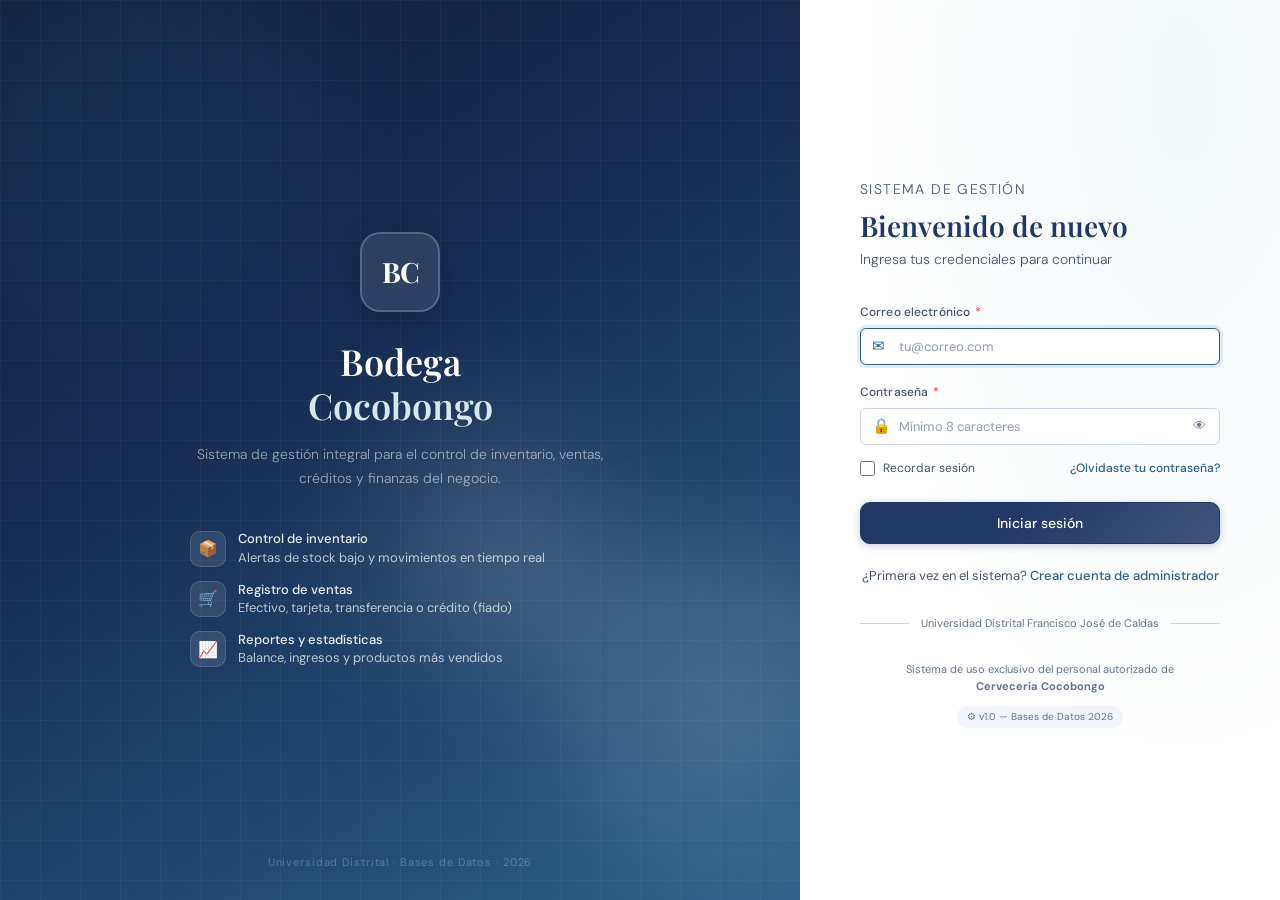
<file: pages/ventas.html>
<!DOCTYPE html>
<html lang="es">
<head>
  <meta charset="UTF-8"/>
  <meta name="viewport" content="width=device-width, initial-scale=1.0"/>
  <title>Ventas — Cocobongo</title>
  <link rel="preconnect" href="https://fonts.googleapis.com"/>
  <link rel="preconnect" href="https://fonts.gstatic.com" crossorigin/>
  <link href="https://fonts.googleapis.com/css2?family=Playfair+Display:wght@500;600;700&family=DM+Sans:ital,opsz,wght@0,9..40,300;0,9..40,400;0,9..40,500;0,9..40,600;1,9..40,300&display=swap" rel="stylesheet"/>
  <link rel="stylesheet" href="../css/global.css"/>
  <style>
 
    /* ── Layout POS ──────────────────────────────────────── */
    .pos-grid {
      display: grid;
      grid-template-columns: 1fr 400px;
      gap: 20px;
      align-items: start;
    }
 
    /* ── Widget tasa BCV ─────────────────────────────────── */
    .rate-widget {
      display: flex;
      align-items: center;
      gap: 8px;
      padding: 6px 14px;
      background: var(--navy);
      border-radius: var(--radius-md);
      font-size: 12px;
      color: #fff;
    }
    .rate-label {
      opacity: .6;
      font-size: 10px;
      letter-spacing: .06em;
      text-transform: uppercase;
    }
    .rate-value {
      font-weight: 700;
      font-size: 14px;
      font-variant-numeric: tabular-nums;
    }
    .rate-edit-btn {
      background: rgba(255,255,255,.15);
      border: none;
      border-radius: 50%;
      width: 22px; height: 22px;
      cursor: pointer;
      color: #fff;
      font-size: 11px;
      display: flex; align-items: center; justify-content: center;
      transition: background .15s;
    }
    .rate-edit-btn:hover { background: rgba(255,255,255,.3); }
    .rate-warning { color: var(--amber); font-weight: 600; }
 
    /* ── Catálogo ─────────────────────────────────────────── */
    .catalog-item {
      display: flex;
      align-items: center;
      justify-content: space-between;
      padding: 10px 12px;
      border-bottom: 1px solid var(--gray-light);
      border-radius: var(--radius-sm);
      transition: background .12s;
      gap: 12px;
    }
    .catalog-item:hover { background: var(--blue-pale); }
    .catalog-item-info { flex: 1; min-width: 0; }
    .catalog-item-name { font-weight: 500; font-size: 13px; white-space: nowrap; overflow: hidden; text-overflow: ellipsis; }
    .catalog-item-prices { display: flex; gap: 8px; align-items: baseline; margin-top: 3px; }
    .price-usd { font-weight: 700; color: var(--navy); font-size: 13px; }
    .price-ves { font-size: 11px; color: var(--gray-text); }
    .catalog-item-right { flex-shrink: 0; text-align: right; }
    .stock-chip {
      display: inline-block;
      font-size: 10px;
      font-weight: 600;
      padding: 2px 7px;
      border-radius: 20px;
    }
    .stock-ok  { background: #e8f5e9; color: #2e7d32; }
    .stock-low { background: #ffebee; color: #b71c1c; }
 
    /* ── Items table ──────────────────────────────────────── */
    .items-table { width: 100%; border-collapse: collapse; }
    .items-table th {
      font-size: 10px; font-weight: 600; letter-spacing: .07em;
      text-transform: uppercase; color: var(--gray-text);
      padding: 8px 12px; text-align: left;
      border-bottom: 2px solid var(--gray-light);
    }
    .items-table td {
      padding: 10px 12px; border-bottom: 1px solid var(--gray-light);
      vertical-align: middle; font-size: 13px; color: var(--text-main);
    }
    .items-table tbody tr:hover { background: var(--gray-light); }
    .items-table tbody tr.out-of-stock td { opacity: .5; }
    .qty-input {
      width: 64px; padding: 5px 8px;
      border: 1.5px solid var(--gray-mid); border-radius: var(--radius-sm);
      font-size: 13px; text-align: center; font-family: var(--font-body);
      transition: border-color .12s;
    }
    .qty-input:focus { outline: none; border-color: var(--blue-mid); }
    .qty-input.invalid { border-color: var(--red); }
    .remove-item {
      width: 26px; height: 26px; border-radius: 50%;
      border: none; background: var(--red-bg); color: var(--red);
      font-size: 14px; cursor: pointer;
      display: inline-flex; align-items: center; justify-content: center;
      transition: all .12s; line-height: 1;
    }
    .remove-item:hover { background: var(--red); color: #fff; transform: scale(1.1); }
 
    /* ── Total display ────────────────────────────────────── */
    .total-display {
      background: linear-gradient(135deg, var(--navy) 0%, var(--blue-mid) 100%);
      border-radius: var(--radius-lg);
      padding: 18px 20px;
      text-align: center;
      margin-bottom: 14px;
    }
    .total-display .total-lbl {
      font-size: 10px; font-weight: 500; letter-spacing: .1em;
      text-transform: uppercase; color: rgba(255,255,255,.55); margin-bottom: 4px;
    }
    .total-display .total-usd {
      font-family: var(--font-display); font-size: 34px; font-weight: 700;
      color: #fff; line-height: 1;
    }
    .total-display .total-ves-line {
      font-size: 13px; color: rgba(255,255,255,.55); margin-top: 5px;
    }
    .total-display .total-items {
      font-size: 11px; color: rgba(255,255,255,.4); margin-top: 4px;
    }
 
    /* ── Panel de pagos ───────────────────────────────────── */
    .payments-card { margin-bottom: 14px; }
    .payments-card-header {
      display: flex; align-items: center; justify-content: space-between;
      margin-bottom: 12px;
    }
    .payments-card-title { font-size: 12px; font-weight: 600; color: var(--text-sub); letter-spacing: .06em; text-transform: uppercase; }
 
    .payment-progress-wrap { margin-bottom: 14px; }
    .payment-progress-bar-bg {
      height: 6px; background: var(--gray-light); border-radius: 99px; overflow: hidden; margin-bottom: 5px;
    }
    .payment-progress-bar-fill {
      height: 100%; border-radius: 99px; transition: width .3s ease, background .3s;
    }
    .payment-progress-labels {
      display: flex; justify-content: space-between; align-items: center; font-size: 12px;
    }
 
    .payment-rows { display: flex; flex-direction: column; gap: 8px; }
 
    .payment-row {
      display: flex; align-items: center; gap: 6px;
      padding: 10px 10px;
      background: var(--gray-light);
      border-radius: var(--radius-sm);
      border: 1.5px solid transparent;
      transition: border-color .12s;
    }
    .payment-row:focus-within { border-color: var(--blue-mid); background: var(--white); }
 
    .payment-row-fields {
      flex: 1; display: grid;
      grid-template-columns: 130px 74px 1fr auto;
      gap: 6px; align-items: center;
    }
 
    .payment-method-sel {
      font-size: 12px; padding: 6px 8px;
      border: 1.5px solid var(--gray-mid); border-radius: var(--radius-sm);
      background: var(--white); color: var(--text-main);
      font-family: var(--font-body);
    }
 
    .currency-toggle {
      display: flex; border-radius: var(--radius-sm); overflow: hidden;
      border: 1.5px solid var(--gray-mid);
    }
    .cur-btn {
      flex: 1; padding: 6px 0; border: none; background: var(--white);
      font-size: 11px; font-weight: 600; cursor: pointer; transition: all .12s;
      color: var(--text-sub); font-family: var(--font-body);
    }
    .cur-btn:disabled { opacity: .4; cursor: not-allowed; }
    .cur-btn.active { background: var(--navy); color: #fff; }
    .cur-btn:not(.active):not(:disabled):hover { background: var(--blue-pale); }
 
    .payment-amount-wrap {
      display: flex; align-items: center;
      border: 1.5px solid var(--gray-mid); border-radius: var(--radius-sm);
      background: var(--white); overflow: hidden;
    }
    .currency-prefix {
      padding: 0 6px; font-size: 11px; color: var(--gray-text);
      background: var(--gray-light); border-right: 1px solid var(--gray-mid);
      white-space: nowrap; align-self: stretch; display: flex; align-items: center;
    }
    .payment-amount-input {
      flex: 1; padding: 6px 8px; border: none; font-size: 13px;
      font-family: var(--font-body); color: var(--text-main);
      min-width: 0;
    }
    .payment-amount-input:focus { outline: none; }
 
    .payment-equiv {
      font-size: 10px; color: var(--gray-text); white-space: nowrap; text-align: right;
    }
 
    .remove-payment-btn {
      width: 26px; height: 26px; flex-shrink: 0; border-radius: 50%;
      border: none; background: transparent; color: var(--gray-text);
      cursor: pointer; font-size: 13px; transition: all .12s;
      display: flex; align-items: center; justify-content: center;
    }
    .remove-payment-btn:hover { background: var(--red-bg); color: var(--red); }
 
    /* ── Cliente ──────────────────────────────────────────── */
    .product-search-wrap { position: relative; }
    .product-suggestions {
      position: absolute; top: calc(100% + 4px); left: 0; right: 0;
      background: var(--white); border: 1.5px solid var(--blue-mid);
      border-radius: var(--radius-md); box-shadow: var(--shadow-md);
      z-index: 50; max-height: 220px; overflow-y: auto; display: none;
    }
    .product-suggestions.open { display: block; }
    .suggestion-item {
      display: flex; align-items: center; justify-content: space-between;
      padding: 10px 14px; cursor: pointer; font-size: 13px;
      border-bottom: 1px solid var(--gray-light); transition: background .12s;
    }
    .suggestion-item:last-child { border-bottom: none; }
    .suggestion-item:hover { background: var(--blue-pale); }
    .suggestion-item .s-name { font-weight: 500; color: var(--text-main); }
    .suggestion-item .s-meta { font-size: 11px; color: var(--gray-text); margin-top: 1px; }
 
    /* ── Empty cart ───────────────────────────────────────── */
    .empty-cart { text-align: center; padding: 36px 20px; color: var(--gray-text); }
    .empty-cart .empty-icon { font-size: 36px; margin-bottom: 10px; opacity: .35; }
    .empty-cart p { font-size: 13px; }
 
    /* ── Panel sticky ─────────────────────────────────────── */
    .panel-cobro { position: sticky; top: calc(var(--topbar-h) + 20px); }
 
    /* ── Animations ───────────────────────────────────────── */
    .fade-in { opacity: 0; transform: translateY(10px); animation: fadeUp .35s var(--ease) forwards; }
    @keyframes fadeUp { to { opacity: 1; transform: none; } }
    .d-0 { animation-delay: .05s } .d-1 { animation-delay: .1s }
    .d-2 { animation-delay: .15s } .d-3 { animation-delay: .2s }
 
    @media (max-width: 900px) {
      .pos-grid { grid-template-columns: 1fr; }
      .panel-cobro { position: static; }
      .payment-row-fields { grid-template-columns: 1fr 1fr; }
      .payment-equiv { display: none; }
    }
  </style>
</head>
<body>
 
<div id="toast-container" class="toast-container"></div>
 
<!-- ===== TOPBAR ===== -->
<nav class="topbar">
  <div class="topbar-left">
    <div class="topbar-logo">CB</div>
    <div class="topbar-brand">
      <span class="topbar-brand-name">Cocobongo</span>
      <span class="topbar-brand-sub">Sistema de Gestión</span>
    </div>
  </div>
  <div class="topbar-right">
    <!-- Widget tasa BCV — visible en ventas para referencia inmediata -->
    <div class="rate-widget">
      <div id="rate-badge"><span style="opacity:.5;font-size:12px">Cargando tasa...</span></div>
    </div>
    <div class="topbar-notif" title="Notificaciones">🔔<span class="notif-dot" id="notif-dot" style="display:none"></span></div>
    <div class="topbar-user">
      <div class="topbar-avatar" id="navbar-avatar">??</div>
      <div class="topbar-user-info">
        <div class="topbar-user-name" id="navbar-user-name">Cargando...</div>
        <span class="topbar-user-role" id="navbar-user-role">—</span>
      </div>
    </div>
    <button class="btn-logout" id="btn-logout">⏏ Salir</button>
  </div>
</nav>
 
<!-- ===== SIDEBAR ===== -->
<aside class="sidebar" id="sidebar">
  <nav>
    <p class="sidebar-section-label">Principal</p>
    <a class="s-item" href="dashboard.html"><span class="s-icon">▦</span>Dashboard</a>
    <a class="s-item active" href="ventas.html"><span class="s-icon">🛒</span>Ventas</a>
    <div class="s-section" data-roles="ADMIN">
      <p class="sidebar-section-label" style="margin-top:4px">Gestión</p>
      <a class="s-item" href="inventario.html"><span class="s-icon">📦</span>Inventario</a>
      <a class="s-item" href="clientes.html"><span class="s-icon">👥</span>Clientes</a>
      <a class="s-item" href="gastos.html"><span class="s-icon">💰</span>Gastos</a>
      <a class="s-item" href="reportes.html"><span class="s-icon">📈</span>Reportes</a>
      <div class="sidebar-sep"></div>
      <p class="sidebar-section-label">Administración</p>
      <a class="s-item" href="usuarios.html"><span class="s-icon">⚙</span>Usuarios</a>
      <a class="s-item" href="sucursales.html"><span class="s-icon">🏪</span>Sucursales</a>
    </div>
  </nav>
  <div style="margin-top:auto;padding:16px 20px;border-top:1px solid rgba(255,255,255,.07)">
    <p style="font-size:10px;color:rgba(255,255,255,.25);line-height:1.5">v1.0 — Bases de Datos 2026</p>
  </div>
</aside>
 
<!-- ===== MAIN ===== -->
<div class="app-wrapper">
  <main class="main-content">
 
    <div class="page-header fade-in d-0"
         style="display:flex;align-items:flex-start;justify-content:space-between;flex-wrap:wrap;gap:12px">
      <div>
        <h1>Registrar venta</h1>
        <p>Agrega productos, distribuye los pagos y confirma</p>
      </div>
      <select class="form-control" id="sucursal-sel" style="width:200px" title="Sucursal de la venta">
        <option value="">Cargando sucursales...</option>
      </select>
    </div>
 
    <div class="pos-grid">
 
      <!-- ===== COLUMNA IZQUIERDA ===== -->
      <div>
 
        <!-- Catálogo -->
        <div class="card fade-in d-1" style="margin-bottom:16px">
          <div style="display:flex;align-items:center;justify-content:space-between;margin-bottom:12px">
            <p style="font-size:13px;font-weight:500">Productos disponibles</p>
            <span class="badge badge-gray" id="catalog-count">0 productos</span>
          </div>
          <div class="input-wrapper" style="margin-bottom:12px">
            <span class="input-icon">🔍</span>
            <input class="form-control" id="product-search"
                   placeholder="Buscar por nombre..." autocomplete="off"/>
          </div>
          <div id="catalog-list" style="max-height:300px;overflow-y:auto">
            <p style="font-size:13px;color:var(--gray-text);text-align:center;padding:20px">
              Selecciona una sucursal para ver los productos
            </p>
          </div>
        </div>
 
        <!-- Carrito -->
        <div class="card fade-in d-2">
          <div style="display:flex;align-items:center;justify-content:space-between;margin-bottom:14px">
            <p style="font-size:13px;font-weight:500">Productos en la venta</p>
            <span class="badge badge-navy" id="items-count">0 items</span>
          </div>
 
          <div id="empty-cart" class="empty-cart">
            <div class="empty-icon">🛒</div>
            <p>Aún no has agregado productos.<br/>Usa el buscador de arriba.</p>
          </div>
 
          <table class="items-table" id="items-table" style="display:none">
            <thead>
              <tr>
                <th>Producto</th>
                <th style="text-align:center">Cant.</th>
                <th style="text-align:right">P. unit.</th>
                <th style="text-align:right">Subtotal</th>
                <th></th>
              </tr>
            </thead>
            <tbody id="items-body"></tbody>
          </table>
 
          <div class="alert alert-danger mt-12" id="stock-error" style="display:none">
            <span class="alert-icon">⚠</span>
            Stock insuficiente para uno o más productos.
          </div>
        </div>
 
      </div>
 
      <!-- ===== COLUMNA DERECHA: cobro ===== -->
      <div class="panel-cobro fade-in d-3">
 
        <!-- Total -->
        <div class="total-display">
          <p class="total-lbl">Total a cobrar</p>
          <p class="total-usd" id="total-display">$0.00</p>
          <p class="total-ves-line" id="total-ves-display">—</p>
          <p class="total-items" id="total-items-label">0 productos</p>
        </div>
 
        <!-- Panel de pagos -->
        <div class="card payments-card">
          <div class="payments-card-header">
            <span class="payments-card-title">💳 Distribución de pagos</span>
          </div>
          <div id="payments-panel">
            <p style="font-size:13px;color:var(--gray-text);text-align:center;padding:16px 0">
              Agrega productos para habilitar los pagos
            </p>
          </div>
        </div>
 
        <!-- Cliente -->
        <div class="card" id="client-section" style="margin-bottom:14px">
          <p style="font-size:12px;font-weight:600;margin-bottom:4px;color:var(--text-sub);letter-spacing:.05em;text-transform:uppercase">Cliente</p>
          <p id="client-hint" style="font-size:11px;color:var(--gray-text);margin-bottom:10px">
            Opcional — asocia la venta a un cliente.
          </p>
          <div class="product-search-wrap">
            <div class="input-wrapper">
              <span class="input-icon">👤</span>
              <input class="form-control" id="client-search"
                     placeholder="Buscar por nombre o teléfono..." autocomplete="off"/>
            </div>
            <div class="product-suggestions" id="client-suggestions"></div>
          </div>
          <p class="form-error" id="client-error" style="display:none">
            <span>⚠</span> Debes asociar un cliente para ventas a crédito.
          </p>
          <div id="client-selected" style="display:none;margin-top:10px;padding:10px 12px;
               background:var(--blue-pale);border-radius:var(--radius-sm);font-size:13px">
            <strong id="client-name-display"></strong>
            <span style="color:var(--gray-text);margin-left:8px" id="client-balance-display"></span>
            <button type="button" onclick="Ventas.clearClient()"
                    style="float:right;background:none;border:none;color:var(--red);cursor:pointer;font-size:12px">
              ✕ Quitar
            </button>
          </div>
        </div>
 
        <!-- Botones -->
        <button type="button" class="btn btn-secondary btn-block mb-8"
                onclick="Ventas.clearCart()">
          🗑 Limpiar venta
        </button>
        <button class="btn btn-primary btn-lg btn-block" id="btn-confirmar">
          ✓ Confirmar venta
        </button>
 
      </div>
    </div>
 
  </main>
</div>
 
<!-- ===== MODAL TASA BCV ===== -->
<div class="modal-overlay" id="modal-rate">
  <div class="modal" style="max-width:340px">
    <div class="modal-header">
      <h2 class="modal-title">Actualizar tasa BCV</h2>
      <button class="modal-close" onclick="document.getElementById('modal-rate').classList.remove('open')">✕</button>
    </div>
    <div class="modal-body">
      <p style="font-size:13px;color:var(--text-sub);margin-bottom:14px">
        Ingresa la tasa del Banco Central de Venezuela de hoy.<br>
        <span style="font-size:11px;color:var(--gray-text)">Ej: 567.68 significa 1 USD = 567.68 Bs.</span>
      </p>
      <div class="form-group">
        <label class="form-label">Tasa BCV (Bs. por 1 USD)</label>
        <div class="input-wrapper">
          <span class="input-icon">Bs.</span>
          <input class="form-control" id="rate-input" type="number"
                 step="0.01" min="0.01" placeholder="Ej: 567.68"/>
        </div>
      </div>
    </div>
    <div class="modal-footer">
      <button class="btn btn-secondary"
              onclick="document.getElementById('modal-rate').classList.remove('open')">Cancelar</button>
      <button class="btn btn-primary" id="btn-save-rate">Guardar tasa</button>
    </div>
  </div>
</div>
 
<!-- ===== MODAL CONFIRMACIÓN ===== -->
<div class="modal-overlay" id="modal-confirm">
  <div class="modal" style="max-width:440px">
    <div class="modal-header">
      <h2 class="modal-title">Confirmar venta</h2>
      <button class="modal-close" onclick="document.getElementById('modal-confirm').classList.remove('open')">✕</button>
    </div>
    <div class="modal-body">
      <div id="confirm-summary" style="font-size:13px;color:var(--text-sub);line-height:1.8"></div>
    </div>
    <div class="modal-footer">
      <button class="btn btn-secondary"
              onclick="document.getElementById('modal-confirm').classList.remove('open')">Cancelar</button>
      <button class="btn btn-success" id="btn-do-confirm">✓ Registrar venta</button>
    </div>
  </div>
</div>
 
<!-- ===== MODAL LOGOUT ===== -->
<div class="modal-overlay" id="modal-logout">
  <div class="modal" style="max-width:380px">
    <div class="modal-header">
      <h2 class="modal-title">Cerrar sesión</h2>
      <button class="modal-close" onclick="document.getElementById('modal-logout').classList.remove('open')">✕</button>
    </div>
    <div class="modal-body">
      <p style="font-size:13px;color:var(--text-sub)">¿Deseas cerrar tu sesión?</p>
    </div>
    <div class="modal-footer">
      <button class="btn btn-secondary"
              onclick="document.getElementById('modal-logout').classList.remove('open')">Cancelar</button>
      <button class="btn btn-danger" id="confirm-logout">Sí, salir</button>
    </div>
  </div>
</div>
 
<script>window.CBC_API_ORIGIN = window.CBC_API_ORIGIN || 'http://localhost:8082';</script>
<script src="../js/api.js"></script>
<script src="../js/auth.js"></script>
<script src="../js/validaciones.js"></script>
<script src="../js/layout.js"></script>
<script src="../js/ventas.js"></script>
<script src="../js/menu.js"></script>
<script>
  function openModal(id)  { document.getElementById(id)?.classList.add('open'); }
  function closeModal(id) { document.getElementById(id)?.classList.remove('open'); }
  window.openModal  = openModal;
  window.closeModal = closeModal;
 
  document.querySelectorAll('.modal-overlay').forEach(m =>
    m.addEventListener('click', e => { if (e.target === m) m.classList.remove('open'); })
  );
 
  Auth.guardPage().then(user => {
    if (!user) return;
    UI.renderNavbarUser();
    if (window.UserMenu) UserMenu.renderUserDropdown();
    document.getElementById('btn-logout').addEventListener('click', () => openModal('modal-logout'));
    document.getElementById('confirm-logout').addEventListener('click', () => Auth.logout());
    Ventas.init();
  });
</script>
</body>
</html>
</file>
<file: css/global.css>
/* ============================================================
   GLOBAL CSS — Cervecería Cocobongo
   Sistema de Gestión v1.0
   ============================================================ */

@import url('https://fonts.googleapis.com/css2?family=Playfair+Display:wght@500;600;700&family=DM+Sans:ital,opsz,wght@0,9..40,300;0,9..40,400;0,9..40,500;0,9..40,600;1,9..40,300&display=swap');

/* ---- Variables ---- */
:root {
  /* Brand colors */
  --navy:        #1F3864;
  --navy-dark:   #162d52;
  --navy-deeper: #0f1e38;
  --blue-mid:    #2C5F8A;
  --blue-light:  #D5E8F0;
  --blue-pale:   #eef5fa;

  /* Neutrals */
  --white:       #FFFFFF;
  --off-white:   #F8FAFC;
  --gray-light:  #F1F5F9;
  --gray-mid:    #CBD5E1;
  --gray-text:   #64748B;
  --text-main:   #1E293B;
  --text-sub:    #475569;

  /* Semantic */
  --green:       #27AE60;
  --green-bg:    #EAFAF1;
  --red:         #E74C3C;
  --red-bg:      #FDEDEC;
  --amber:       #F39C12;
  --amber-bg:    #FEF9E7;

  /* Shadows */
  --shadow-xs:   0 1px 2px rgba(31,56,100,.06);
  --shadow-sm:   0 2px 8px rgba(31,56,100,.10);
  --shadow-md:   0 4px 20px rgba(31,56,100,.13);
  --shadow-lg:   0 8px 40px rgba(31,56,100,.18);
  --shadow-xl:   0 20px 60px rgba(31,56,100,.22);

  /* Layout */
  --sidebar-w:   220px;
  --topbar-h:    60px;
  --radius-sm:   6px;
  --radius-md:   10px;
  --radius-lg:   16px;
  --radius-xl:   24px;

  /* Typography */
  --font-display: 'Playfair Display', Georgia, serif;
  --font-body:    'DM Sans', sans-serif;

  /* Transitions */
  --ease:        cubic-bezier(.4,0,.2,1);
  --dur-fast:    .15s;
  --dur-mid:     .25s;
  --dur-slow:    .4s;
}

/* ---- Reset ---- */
*, *::before, *::after {
  box-sizing: border-box;
  margin: 0;
  padding: 0;
}

html { font-size: 15px; scroll-behavior: smooth; }

body {
  font-family: var(--font-body);
  color: var(--text-main);
  background: var(--off-white);
  line-height: 1.6;
  -webkit-font-smoothing: antialiased;
}

/* ---- Scrollbar ---- */
::-webkit-scrollbar { width: 5px; height: 5px; }
::-webkit-scrollbar-track { background: transparent; }
::-webkit-scrollbar-thumb { background: var(--gray-mid); border-radius: 99px; }

/* ============================================================
   TOPBAR
   ============================================================ */
.topbar {
  position: fixed;
  top: 0; left: 0; right: 0;
  height: var(--topbar-h);
  background: var(--navy);
  display: flex;
  align-items: center;
  padding: 0 24px;
  justify-content: space-between;
  z-index: 100;
  box-shadow: 0 2px 24px rgba(15,30,56,.35);
}

.topbar::after {
  content: '';
  position: absolute;
  bottom: 0; left: 0; right: 0;
  height: 2px;
  background: linear-gradient(90deg, var(--blue-mid), var(--blue-light), var(--blue-mid));
  opacity: .5;
}

.topbar-left {
  display: flex;
  align-items: center;
  gap: 12px;
}

.topbar-logo {
  width: 36px;
  height: 36px;
  background: linear-gradient(135deg, var(--blue-light) 0%, #fff 100%);
  border-radius: var(--radius-sm);
  display: flex;
  align-items: center;
  justify-content: center;
  font-family: var(--font-display);
  font-weight: 700;
  font-size: 13px;
  color: var(--navy);
  box-shadow: 0 2px 8px rgba(0,0,0,.2);
  flex-shrink: 0;
  letter-spacing: -.5px;
}

.topbar-brand {
  display: flex;
  flex-direction: column;
  line-height: 1.2;
}

.topbar-brand-name {
  color: #fff;
  font-size: 14px;
  font-weight: 600;
  letter-spacing: .01em;
}

.topbar-brand-sub {
  color: rgba(255,255,255,.45);
  font-size: 11px;
  font-weight: 300;
}

.topbar-right {
  display: flex;
  align-items: center;
  gap: 16px;
}

/* Notif bell */
.topbar-notif {
  position: relative;
  width: 36px;
  height: 36px;
  border-radius: var(--radius-sm);
  background: rgba(255,255,255,.08);
  border: 1px solid rgba(255,255,255,.12);
  display: flex;
  align-items: center;
  justify-content: center;
  cursor: pointer;
  color: rgba(255,255,255,.7);
  font-size: 16px;
  transition: background var(--dur-fast) var(--ease),
              transform var(--dur-fast) var(--ease);
}

.topbar-notif:hover {
  background: rgba(255,255,255,.15);
  transform: translateY(-1px);
}

.notif-dot {
  position: absolute;
  top: 6px; right: 6px;
  width: 8px; height: 8px;
  border-radius: 50%;
  background: var(--red);
  border: 2px solid var(--navy);
  animation: pulse 2s infinite;
}

@keyframes pulse {
  0%,100% { transform: scale(1); opacity: 1; }
  50%      { transform: scale(1.3); opacity: .7; }
}

/* User chip */
.topbar-user {
  display: flex;
  align-items: center;
  gap: 10px;
  padding: 6px 12px 6px 6px;
  border-radius: var(--radius-md);
  background: rgba(255,255,255,.06);
  border: 1px solid rgba(255,255,255,.1);
  cursor: pointer;
  transition: background var(--dur-fast) var(--ease);
}

.topbar-user:hover { background: rgba(255,255,255,.12); }

.topbar-avatar {
  width: 30px;
  height: 30px;
  border-radius: 50%;
  background: linear-gradient(135deg, var(--blue-mid), var(--blue-light));
  display: flex;
  align-items: center;
  justify-content: center;
  font-size: 10px;
  font-weight: 600;
  color: var(--navy);
  flex-shrink: 0;
  border: 2px solid rgba(255,255,255,.2);
}

.topbar-user-info { line-height: 1.2; }

.topbar-user-name {
  color: #fff;
  font-size: 12px;
  font-weight: 500;
}

.topbar-user-role {
  font-size: 10px;
  font-weight: 600;
  letter-spacing: .06em;
  padding: 1px 6px;
  border-radius: 20px;
  display: inline-block;
  margin-top: 1px;
}

.role-admin  { background: var(--blue-light); color: var(--navy); }
.role-employee { background: rgba(255,255,255,.15); color: rgba(255,255,255,.8); }

/* Logout btn */
.btn-logout {
  display: flex;
  align-items: center;
  gap: 6px;
  padding: 7px 14px;
  border-radius: var(--radius-sm);
  background: rgba(231,76,60,.15);
  border: 1px solid rgba(231,76,60,.3);
  color: #ff9e9e;
  font-size: 12px;
  font-weight: 500;
  cursor: pointer;
  transition: all var(--dur-fast) var(--ease);
  font-family: var(--font-body);
  white-space: nowrap;
}

.btn-logout:hover {
  background: rgba(231,76,60,.3);
  border-color: rgba(231,76,60,.5);
  transform: translateY(-1px);
  box-shadow: 0 4px 12px rgba(231,76,60,.2);
}

/* ============================================================
   SIDEBAR
   ============================================================ */
.sidebar {
  position: fixed;
  top: var(--topbar-h);
  left: 0;
  bottom: 0;
  width: var(--sidebar-w);
  background: var(--navy-dark);
  display: flex;
  flex-direction: column;
  padding: 20px 0 16px;
  z-index: 90;
  overflow-y: auto;
  overflow-x: hidden;
  border-right: 1px solid rgba(255,255,255,.05);
}

.sidebar-section-label {
  padding: 12px 20px 4px;
  font-size: 9px;
  font-weight: 600;
  letter-spacing: .12em;
  color: rgba(255,255,255,.28);
  text-transform: uppercase;
}

.sidebar-sep {
  height: 1px;
  background: rgba(255,255,255,.07);
  margin: 10px 16px;
}

/* Nav item */
.s-item {
  display: flex;
  align-items: center;
  gap: 10px;
  padding: 9px 20px;
  font-size: 13px;
  font-weight: 400;
  color: rgba(255,255,255,.55);
  cursor: pointer;
  border-left: 3px solid transparent;
  text-decoration: none;
  transition: all var(--dur-fast) var(--ease);
  border-radius: 0 var(--radius-sm) var(--radius-sm) 0;
  margin: 1px 0;
  position: relative;
}

.s-item:hover {
  color: rgba(255,255,255,.9);
  background: rgba(255,255,255,.06);
  border-left-color: rgba(213,232,240,.4);
}

.s-item.active {
  color: #fff;
  background: rgba(44,95,138,.35);
  border-left-color: var(--blue-light);
  font-weight: 500;
}

.s-item.active .s-icon {
  background: var(--blue-mid);
  color: #fff;
}

.s-icon {
  width: 28px;
  height: 28px;
  border-radius: var(--radius-sm);
  background: rgba(255,255,255,.07);
  display: flex;
  align-items: center;
  justify-content: center;
  font-size: 13px;
  flex-shrink: 0;
  transition: background var(--dur-fast) var(--ease);
}

.s-item:hover .s-icon {
  background: rgba(255,255,255,.12);
}

/* Badge on sidebar */
.s-badge {
  margin-left: auto;
  background: var(--red);
  color: #fff;
  font-size: 9px;
  font-weight: 700;
  padding: 2px 6px;
  border-radius: 99px;
  min-width: 18px;
  text-align: center;
}

/* ============================================================
   MAIN CONTENT AREA
   ============================================================ */
.app-wrapper {
  padding-top: var(--topbar-h);
  padding-left: var(--sidebar-w);
  min-height: 100vh;
}

.main-content {
  padding: 28px 28px 40px;
  position: relative;
}

/* Watermark */
.main-content::before {
  content: 'BCB';
  position: fixed;
  bottom: 40px;
  right: 40px;
  font-family: var(--font-display);
  font-size: 120px;
  font-weight: 700;
  color: var(--navy);
  opacity: .025;
  pointer-events: none;
  user-select: none;
  z-index: 0;
  letter-spacing: -4px;
}

/* Page header */
.page-header {
  margin-bottom: 24px;
}

.page-header h1 {
  font-family: var(--font-display);
  font-size: 24px;
  font-weight: 600;
  color: var(--navy);
  line-height: 1.2;
}

.page-header p {
  color: var(--text-sub);
  font-size: 13px;
  margin-top: 4px;
  font-weight: 300;
}

/* ============================================================
   CARDS
   ============================================================ */
.card {
  background: var(--white);
  border: 1px solid rgba(203,213,225,.6);
  border-radius: var(--radius-lg);
  padding: 20px;
  box-shadow: var(--shadow-xs);
  transition: box-shadow var(--dur-mid) var(--ease),
              transform var(--dur-mid) var(--ease);
}

.card:hover { box-shadow: var(--shadow-sm); }

.card-metric {
  display: flex;
  flex-direction: column;
  gap: 6px;
}

.card-metric-label {
  font-size: 11px;
  font-weight: 500;
  letter-spacing: .05em;
  text-transform: uppercase;
  color: var(--gray-text);
}

.card-metric-value {
  font-family: var(--font-display);
  font-size: 26px;
  font-weight: 600;
  color: var(--text-main);
  line-height: 1;
}

.card-metric-sub {
  font-size: 11px;
  color: var(--gray-text);
  display: flex;
  align-items: center;
  gap: 4px;
}

.metric-grid {
  display: grid;
  grid-template-columns: repeat(4, 1fr);
  gap: 14px;
  margin-bottom: 20px;
}

.metric-grid-3 {
  display: grid;
  grid-template-columns: repeat(3, 1fr);
  gap: 14px;
  margin-bottom: 20px;
}

.metric-grid-2 {
  display: grid;
  grid-template-columns: repeat(2, 1fr);
  gap: 14px;
  margin-bottom: 20px;
}

/* ============================================================
   BUTTONS
   ============================================================ */
.btn {
  display: inline-flex;
  align-items: center;
  justify-content: center;
  gap: 7px;
  padding: 9px 20px;
  border-radius: var(--radius-sm);
  font-family: var(--font-body);
  font-size: 13px;
  font-weight: 500;
  cursor: pointer;
  border: 1px solid transparent;
  transition: all var(--dur-fast) var(--ease);
  text-decoration: none;
  white-space: nowrap;
  line-height: 1;
}

.btn:active { transform: translateY(1px) !important; }

.btn-primary {
  background: var(--navy);
  color: #fff;
  border-color: var(--navy);
  box-shadow: 0 2px 8px rgba(31,56,100,.25);
}

.btn-primary:hover {
  background: var(--navy-dark);
  transform: translateY(-2px);
  box-shadow: 0 6px 20px rgba(31,56,100,.35);
}

.btn-secondary {
  background: var(--white);
  color: var(--text-sub);
  border-color: var(--gray-mid);
}

.btn-secondary:hover {
  background: var(--gray-light);
  color: var(--text-main);
  transform: translateY(-1px);
  box-shadow: var(--shadow-sm);
}

.btn-danger {
  background: var(--red-bg);
  color: var(--red);
  border-color: rgba(231,76,60,.25);
}

.btn-danger:hover {
  background: var(--red);
  color: #fff;
  transform: translateY(-2px);
  box-shadow: 0 6px 20px rgba(231,76,60,.3);
}

.btn-success {
  background: var(--green);
  color: #fff;
  border-color: var(--green);
  box-shadow: 0 2px 8px rgba(39,174,96,.2);
}

.btn-success:hover {
  background: #219d54;
  transform: translateY(-2px);
  box-shadow: 0 6px 20px rgba(39,174,96,.35);
}

.btn-sm {
  padding: 6px 14px;
  font-size: 12px;
}

.btn-lg {
  padding: 13px 28px;
  font-size: 14px;
  border-radius: var(--radius-md);
}

.btn-block { width: 100%; }

/* Icon button */
.btn-icon {
  width: 34px;
  height: 34px;
  padding: 0;
  border-radius: var(--radius-sm);
  display: inline-flex;
  align-items: center;
  justify-content: center;
  font-size: 14px;
}

/* ============================================================
   FORM ELEMENTS
   ============================================================ */
.form-group {
  margin-bottom: 16px;
}

.form-label {
  display: block;
  font-size: 12px;
  font-weight: 500;
  color: var(--text-sub);
  margin-bottom: 6px;
  letter-spacing: .01em;
}

.form-label span.required {
  color: var(--red);
  margin-left: 2px;
}

.form-control {
  width: 100%;
  padding: 9px 13px;
  border: 1.5px solid var(--gray-mid);
  border-radius: var(--radius-sm);
  font-family: var(--font-body);
  font-size: 13px;
  color: var(--text-main);
  background: var(--white);
  transition: border-color var(--dur-fast) var(--ease),
              box-shadow var(--dur-fast) var(--ease);
  outline: none;
}

.form-control::placeholder { color: var(--gray-text); opacity: .7; }

.form-control:focus {
  border-color: var(--blue-mid);
  box-shadow: 0 0 0 3px rgba(44,95,138,.12);
}

.form-control.is-invalid {
  border-color: var(--red);
  box-shadow: 0 0 0 3px rgba(231,76,60,.1);
}

.form-control.is-valid {
  border-color: var(--green);
  box-shadow: 0 0 0 3px rgba(39,174,96,.1);
}

.form-error {
  font-size: 11px;
  color: var(--red);
  margin-top: 5px;
  display: flex;
  align-items: center;
  gap: 4px;
  display: none;
}

.form-error.visible { display: flex; }

.input-wrapper {
  position: relative;
}

.input-icon {
  position: absolute;
  left: 12px;
  top: 50%;
  transform: translateY(-50%);
  color: var(--gray-text);
  font-size: 15px;
  pointer-events: none;
  transition: color var(--dur-fast);
}

.input-wrapper .form-control { padding-left: 38px; }

.input-wrapper:focus-within .input-icon { color: var(--blue-mid); }

.input-action {
  position: absolute;
  right: 12px;
  top: 50%;
  transform: translateY(-50%);
  color: var(--gray-text);
  font-size: 13px;
  cursor: pointer;
  padding: 2px;
  transition: color var(--dur-fast);
  user-select: none;
}

.input-action:hover { color: var(--navy); }

/* ============================================================
   BADGES
   ============================================================ */
.badge {
  display: inline-block;
  padding: 3px 9px;
  border-radius: 99px;
  font-size: 10px;
  font-weight: 600;
  letter-spacing: .04em;
}

.badge-green   { background: var(--green-bg); color: #1a7a42; }
.badge-red     { background: var(--red-bg);   color: #c0392b; }
.badge-amber   { background: var(--amber-bg); color: #9a6c00; }
.badge-blue    { background: var(--blue-pale); color: var(--blue-mid); }
.badge-navy    { background: var(--navy);      color: #fff; }
.badge-gray    { background: var(--gray-light); color: var(--gray-text); }

/* ============================================================
   ALERTS
   ============================================================ */
.alert {
  display: flex;
  align-items: flex-start;
  gap: 10px;
  padding: 12px 16px;
  border-radius: var(--radius-md);
  font-size: 13px;
  margin-bottom: 16px;
  border: 1px solid transparent;
  animation: slideDown .3s var(--ease);
}

@keyframes slideDown {
  from { opacity: 0; transform: translateY(-8px); }
  to   { opacity: 1; transform: translateY(0); }
}

.alert-icon { font-size: 16px; flex-shrink: 0; margin-top: 1px; }

.alert-warning { background: var(--amber-bg); border-color: rgba(243,156,18,.25); color: #7d5800; }
.alert-success { background: var(--green-bg); border-color: rgba(39,174,96,.25);  color: #1a7a42; }
.alert-danger  { background: var(--red-bg);   border-color: rgba(231,76,60,.25);  color: #c0392b; }
.alert-info    { background: var(--blue-pale); border-color: rgba(44,95,138,.2);  color: var(--blue-mid); }

/* ============================================================
   TABLE
   ============================================================ */
.tbl-wrapper {
  background: var(--white);
  border: 1px solid rgba(203,213,225,.6);
  border-radius: var(--radius-lg);
  overflow: hidden;
  box-shadow: var(--shadow-xs);
}

.tbl {
  width: 100%;
  border-collapse: collapse;
  font-size: 13px;
}

.tbl thead tr {
  background: linear-gradient(135deg, var(--navy) 0%, var(--blue-mid) 100%);
}

.tbl th {
  padding: 11px 16px;
  text-align: left;
  font-weight: 500;
  font-size: 11px;
  letter-spacing: .06em;
  text-transform: uppercase;
  color: rgba(255,255,255,.85);
  white-space: nowrap;
}

.tbl td {
  padding: 11px 16px;
  border-bottom: 1px solid rgba(203,213,225,.4);
  color: var(--text-main);
  vertical-align: middle;
}

.tbl tbody tr:last-child td { border-bottom: none; }

.tbl tbody tr {
  transition: background var(--dur-fast);
}

.tbl tbody tr:hover { background: var(--blue-pale); }

/* ============================================================
   SEARCH ROW
   ============================================================ */
.search-row {
  display: flex;
  gap: 10px;
  margin-bottom: 16px;
  align-items: center;
  flex-wrap: wrap;
}

.search-input-wrap {
  position: relative;
  flex: 1;
  min-width: 200px;
}

.search-input-wrap .search-icon {
  position: absolute;
  left: 12px;
  top: 50%;
  transform: translateY(-50%);
  color: var(--gray-text);
  font-size: 14px;
  pointer-events: none;
}

.search-input-wrap input {
  padding-left: 36px;
}

/* ============================================================
   MODAL
   ============================================================ */
.modal-overlay {
  position: fixed;
  inset: 0;
  background: rgba(15,30,56,.55);
  backdrop-filter: blur(4px);
  z-index: 200;
  display: flex;
  align-items: center;
  justify-content: center;
  opacity: 0;
  pointer-events: none;
  transition: opacity var(--dur-mid) var(--ease);
}

.modal-overlay.open {
  opacity: 1;
  pointer-events: all;
}

.modal {
  background: var(--white);
  border-radius: var(--radius-xl);
  box-shadow: var(--shadow-xl);
  width: 100%;
  max-width: 520px;
  max-height: 90vh;
  overflow-y: auto;
  transform: translateY(20px) scale(.97);
  transition: transform var(--dur-mid) var(--ease);
}

.modal-overlay.open .modal { transform: none; }

.modal-header {
  padding: 24px 28px 16px;
  border-bottom: 1px solid var(--gray-light);
  display: flex;
  align-items: center;
  justify-content: space-between;
}

.modal-title {
  font-family: var(--font-display);
  font-size: 18px;
  font-weight: 600;
  color: var(--navy);
}

.modal-close {
  width: 32px;
  height: 32px;
  border-radius: var(--radius-sm);
  border: 1px solid var(--gray-mid);
  background: var(--white);
  display: flex;
  align-items: center;
  justify-content: center;
  cursor: pointer;
  color: var(--gray-text);
  font-size: 16px;
  transition: all var(--dur-fast);
}

.modal-close:hover {
  background: var(--red-bg);
  border-color: var(--red);
  color: var(--red);
}

.modal-body { padding: 24px 28px; }

.modal-footer {
  padding: 16px 28px 24px;
  display: flex;
  gap: 10px;
  justify-content: flex-end;
}

/* ============================================================
   LOADER
   ============================================================ */
.spinner {
  display: inline-block;
  width: 18px;
  height: 18px;
  border: 2.5px solid rgba(255,255,255,.3);
  border-top-color: #fff;
  border-radius: 50%;
  animation: spin .7s linear infinite;
}

.spinner-dark {
  border-color: rgba(31,56,100,.2);
  border-top-color: var(--navy);
}

@keyframes spin { to { transform: rotate(360deg); } }

/* ============================================================
   TOAST NOTIFICATIONS
   ============================================================ */
.toast-container {
  position: fixed;
  top: 80px;
  right: 20px;
  z-index: 999;
  display: flex;
  flex-direction: column;
  gap: 8px;
}

.toast {
  display: flex;
  align-items: center;
  gap: 10px;
  padding: 12px 16px;
  border-radius: var(--radius-md);
  background: var(--white);
  box-shadow: var(--shadow-lg);
  border-left: 4px solid;
  font-size: 13px;
  min-width: 280px;
  max-width: 360px;
  animation: toastIn .3s var(--ease);
  transition: opacity .3s, transform .3s;
}

.toast.hide { opacity: 0; transform: translateX(20px); }

@keyframes toastIn {
  from { opacity: 0; transform: translateX(20px); }
  to   { opacity: 1; transform: none; }
}

.toast-success { border-color: var(--green); }
.toast-error   { border-color: var(--red); }
.toast-warning { border-color: var(--amber); }
.toast-info    { border-color: var(--blue-mid); }

.toast-icon { font-size: 16px; }
.toast-msg  { flex: 1; color: var(--text-main); font-weight: 400; }
.toast-close { color: var(--gray-text); cursor: pointer; font-size: 14px; }
.toast-close:hover { color: var(--text-main); }

/* ============================================================
   UTILITIES
   ============================================================ */
.text-navy   { color: var(--navy); }
.text-muted  { color: var(--gray-text); }
.text-red    { color: var(--red); }
.text-green  { color: var(--green); }
.text-amber  { color: var(--amber); }

.font-display { font-family: var(--font-display); }
.fw-500 { font-weight: 500; }
.fw-600 { font-weight: 600; }

.d-flex { display: flex; }
.align-center { align-items: center; }
.justify-between { justify-content: space-between; }
.gap-8  { gap: 8px; }
.gap-12 { gap: 12px; }
.gap-16 { gap: 16px; }

.mt-0  { margin-top: 0; }
.mt-8  { margin-top: 8px; }
.mt-12 { margin-top: 12px; }
.mt-16 { margin-top: 16px; }
.mt-20 { margin-top: 20px; }
.mt-24 { margin-top: 24px; }

.mb-0  { margin-bottom: 0; }
.mb-8  { margin-bottom: 8px; }
.mb-12 { margin-bottom: 12px; }
.mb-16 { margin-bottom: 16px; }
.mb-20 { margin-bottom: 20px; }

.w-100  { width: 100%; }
.text-center { text-align: center; }
.text-right  { text-align: right; }

/* ---- Hamburger button (mobile) ---- */
.btn-hamburger {
  display: none;
  width: 34px;
  height: 34px;
  border-radius: var(--radius-sm);
  background: rgba(255,255,255,.08);
  border: 1px solid rgba(255,255,255,.14);
  color: #fff;
  font-size: 16px;
  cursor: pointer;
  align-items: center;
  justify-content: center;
  transition: background var(--dur-fast);
  flex-shrink: 0;
}
.btn-hamburger:hover { background: rgba(255,255,255,.16); }

/* ---- Sidebar footer ---- */
.sidebar-footer {
  margin-top: auto;
  padding: 16px 20px;
  border-top: 1px solid rgba(255,255,255,.07);
}
.sidebar-footer p {
  font-size: 10px;
  color: rgba(255,255,255,.25);
  line-height: 1.5;
}
.sidebar-footer p span { opacity: .6; }

/* ---- Two-col layout ---- */
.two-col   { display: grid; grid-template-columns: 1fr 1fr; gap: 16px; }
.three-col { display: grid; grid-template-columns: 1fr 1fr 1fr; gap: 16px; }

/* ============================================================
   RESPONSIVE
   ============================================================ */
@media (max-width: 1100px) {
  .metric-grid { grid-template-columns: repeat(2, 1fr); }
}

@media (max-width: 768px) {
  :root { --sidebar-w: 0px; }
  .sidebar { transform: translateX(-220px); width: 220px; transition: transform var(--dur-mid) var(--ease); }
  .sidebar.open { transform: none; }
  .btn-hamburger { display: flex; }
  .topbar-brand-sub { display: none; }
  .metric-grid,
  .metric-grid-3,
  .metric-grid-2 { grid-template-columns: 1fr; }
}

/* ============================================================
   INVENTARIO MODULE — ADDITIONAL STYLES
   ============================================================ */

/* Stock indicator */
.stock-ok   { color: var(--green); font-weight: 500; }
.stock-low  { color: var(--red);   font-weight: 600; }
.stock-warn { color: var(--amber); font-weight: 500; }

/* Inline icon badge */
.stock-icon {
  display: inline-flex;
  align-items: center;
  gap: 4px;
  font-size: 12px;
}

/* Table action buttons */
.tbl-actions { display: flex; gap: 6px; align-items: center; }

/* Progress fill for stock */
.stock-progress-wrap { display: flex; align-items: center; gap: 8px; }
.stock-progress { flex: 1; height: 5px; border-radius: 99px; background: var(--gray-light); overflow: hidden; min-width: 60px; }
.stock-progress-fill { height: 100%; border-radius: 99px; transition: width .5s var(--ease); }

/* Card header row */
.card-header-row {
  display: flex;
  align-items: center;
  justify-content: space-between;
  margin-bottom: 16px;
}
.card-header-row h2 {
  font-family: var(--font-display);
  font-size: 17px;
  font-weight: 600;
  color: var(--navy);
}

/* Filter chip row */
.filter-chips {
  display: flex;
  gap: 6px;
  flex-wrap: wrap;
  margin-bottom: 14px;
}
.filter-chip {
  padding: 5px 13px;
  border-radius: 99px;
  font-size: 12px;
  font-weight: 500;
  border: 1.5px solid var(--gray-mid);
  background: var(--white);
  color: var(--text-sub);
  cursor: pointer;
  transition: all var(--dur-fast) var(--ease);
}
.filter-chip:hover   { border-color: var(--navy); color: var(--navy); }
.filter-chip.active  { background: var(--navy); border-color: var(--navy); color: #fff; }

/* Pagination */
.pagination {
  display: flex;
  align-items: center;
  gap: 4px;
  margin-top: 16px;
  justify-content: flex-end;
}
.page-btn {
  width: 30px; height: 30px;
  border-radius: var(--radius-sm);
  border: 1px solid var(--gray-mid);
  background: var(--white);
  color: var(--text-sub);
  font-size: 12px;
  cursor: pointer;
  display: flex; align-items: center; justify-content: center;
  transition: all var(--dur-fast);
}
.page-btn:hover  { border-color: var(--navy); color: var(--navy); }
.page-btn.active { background: var(--navy); border-color: var(--navy); color: #fff; }
.page-btn:disabled { opacity: .4; cursor: not-allowed; }

/* Empty state */
.empty-state {
  text-align: center;
  padding: 48px 20px;
  color: var(--gray-text);
}
.empty-state-icon { font-size: 40px; margin-bottom: 12px; }
.empty-state h3   { font-size: 15px; color: var(--text-sub); margin-bottom: 6px; }
.empty-state p    { font-size: 13px; }

/* Modal form grid */
.form-grid-2 { display: grid; grid-template-columns: 1fr 1fr; gap: 14px; }
.form-grid-3 { display: grid; grid-template-columns: 1fr 1fr 1fr; gap: 14px; }

/* ============================================================
   DASHBOARD & REPORTES
   ============================================================ */

.card-accent {
  border-top: 3px solid var(--navy);
  position: relative;
  overflow: hidden;
}
.card-accent.accent-green { border-top-color: var(--green); }
.card-accent.accent-red   { border-top-color: var(--red); }
.card-accent.accent-amber { border-top-color: var(--amber); }
.card-accent.accent-blue  { border-top-color: var(--blue-mid); }

.card-loading .card-metric-value {
  color: var(--gray-mid);
  animation: pulse 1.5s ease-in-out infinite;
}

.section-loading {
  display: flex;
  align-items: center;
  justify-content: center;
  gap: 10px;
  padding: 32px 16px;
  color: var(--gray-text);
  font-size: 13px;
}

.chart-card { min-height: 280px; }

.chart-wrap {
  position: relative;
  width: 100%;
  margin-top: 8px;
}
.chart-wrap--line { height: 220px; }
.chart-wrap--bar  { height: 260px; }

.link-muted {
  font-size: 12px;
  color: var(--blue-mid);
  text-decoration: none;
  font-weight: 500;
}
.link-muted:hover { text-decoration: underline; color: var(--navy); }

/* Filtros reportes */
.filters-card { margin-bottom: 20px; }

.filters-grid {
  display: grid;
  grid-template-columns: repeat(4, 1fr);
  gap: 14px;
  align-items: end;
}

.filters-actions .btn { width: 100%; }

.pagination-bar {
  display: flex;
  align-items: center;
  justify-content: space-between;
  margin-top: 16px;
  padding-top: 12px;
  border-top: 1px solid var(--gray-light);
  flex-wrap: wrap;
  gap: 10px;
}

.pagination-info {
  font-size: 13px;
  color: var(--text-sub);
}

@media (max-width: 900px) {
  .filters-grid {
    grid-template-columns: 1fr 1fr;
  }
  .filters-actions {
    grid-column: 1 / -1;
  }
}

@media (max-width: 600px) {
  .filters-grid { grid-template-columns: 1fr; }
  .chart-wrap--line { height: 200px; }
  .chart-wrap--bar  { height: 220px; }
}
/* ============================================================
   USER DROPDOWN MENU
   ============================================================ */

.user-dropdown {
  position: fixed;
  top: 70px;
  right: 80px;
  width: 280px;
  background: var(--white);
  border-radius: var(--radius-md);
  box-shadow: var(--shadow-lg);
  border: 1px solid var(--gray-mid);
  z-index: 1000;
  overflow: hidden;
  animation: dropdownFadeIn 0.2s var(--ease);
}

@keyframes dropdownFadeIn {
  from {
    opacity: 0;
    transform: translateY(-10px);
  }
  to {
    opacity: 1;
    transform: translateY(0);
  }
}

.user-dropdown-header {
  display: flex;
  align-items: center;
  gap: 12px;
  padding: 16px;
  background: var(--off-white);
  border-bottom: 1px solid var(--gray-mid);
}

.user-dropdown-avatar {
  width: 48px;
  height: 48px;
  background: var(--navy);
  border-radius: 50%;
  display: flex;
  align-items: center;
  justify-content: center;
  color: white;
  font-size: 18px;
  font-weight: 600;
}

.user-dropdown-info {
  flex: 1;
}

.user-dropdown-name {
  font-weight: 600;
  color: var(--text-main);
  margin-bottom: 4px;
}

.user-dropdown-email {
  font-size: 11px;
  color: var(--gray-text);
  word-break: break-all;
}

.user-dropdown-divider {
  height: 1px;
  background: var(--gray-mid);
  margin: 0;
}

.user-dropdown-item {
  display: flex;
  align-items: center;
  gap: 12px;
  padding: 12px 16px;
  cursor: pointer;
  transition: background 0.2s;
  color: var(--text-main);
  font-size: 13px;
}

.user-dropdown-item:hover {
  background: var(--blue-pale);
}

.user-dropdown-icon {
  font-size: 16px;
  width: 20px;
  text-align: center;
}
</file>
